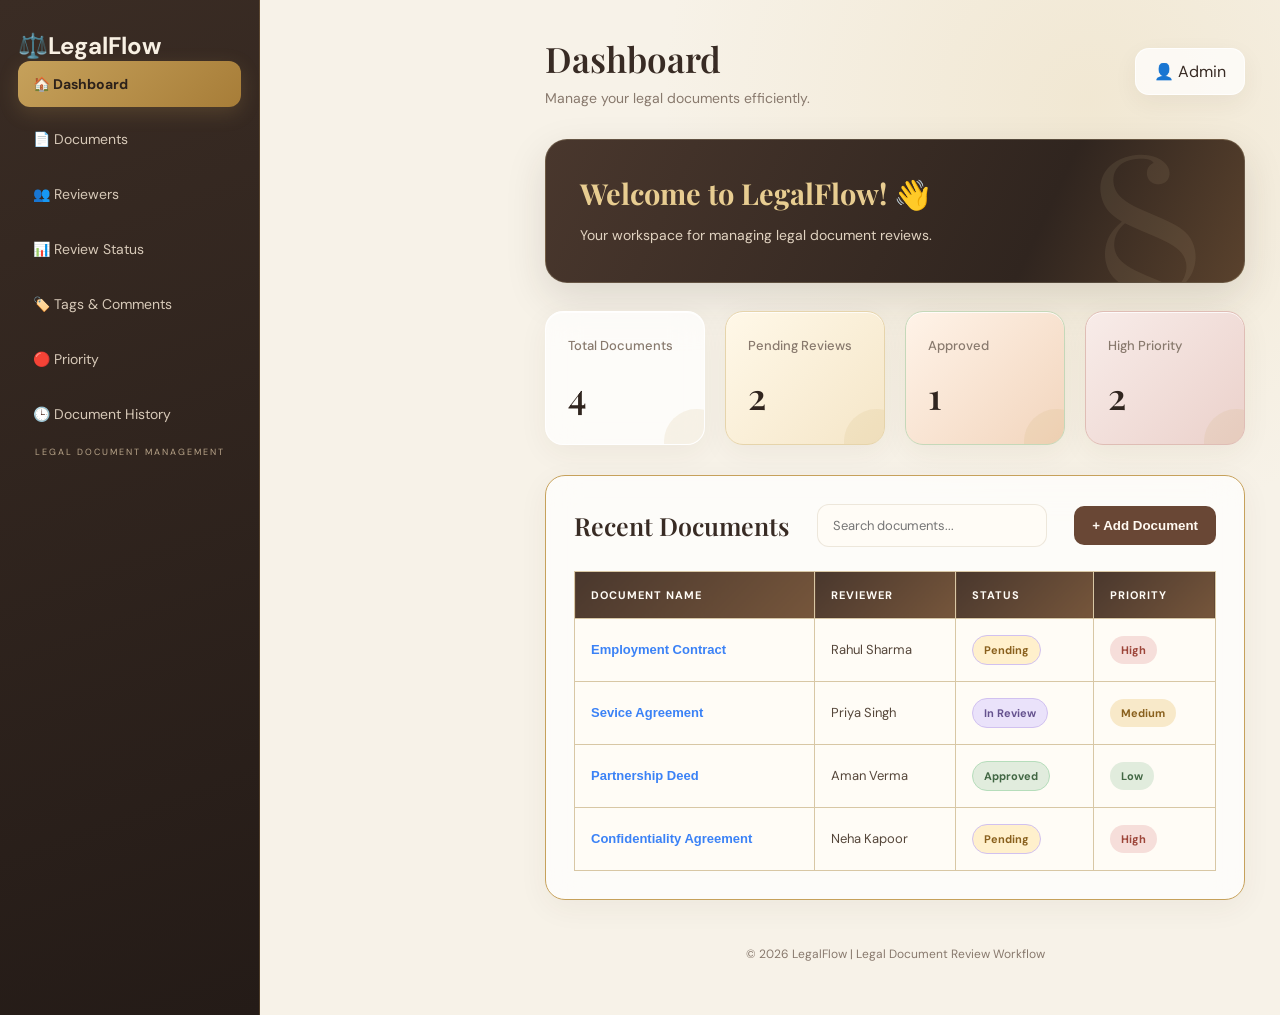
<file: index.html>
<!DOCTYPE html>
<html lang="en">
<head>
    <meta charset="UTF-8">
    <meta name="viewport" content="width=device-width, initial-scale=1.0">
    <title>LegalFlow | Document Review Workflow</title>
    <link rel="stylesheet" href="style.css">
</head>
<body>

    <div class="container">

        <!-- Sidebar -->
        <aside class="sidebar">
            <h1>⚖️LegalFlow</h1>

            <nav>
                <a href="#" class="active">🏠 Dashboard</a>
                <a href="documents.html">📄 Documents</a>
                <a href="reviewers.html">👥 Reviewers</a>
                <a href="status.html">📊 Review Status</a>
                <a href="tags.html">🏷️ Tags & Comments</a>
                <a href="priority.html">🔴 Priority</a>
                <a href="history.html">🕒 Document History</a>
            </nav>
        </aside>

        <!-- Main Content -->
        <main class="main-content">

            <header class="topbar">
                <div>
                    <h1>Dashboard</h1>
                    <p>Manage your legal documents efficiently.</p>
                </div>

                <div class="profile">
                    👤 Admin
                </div>
            </header>

            <!-- Welcome Section -->
            <section class="welcome">
                <h2>Welcome to LegalFlow! 👋</h2>
                <p>Your workspace for managing legal document reviews.</p>
            </section>

            <!-- Statistics Cards -->
            <section class="stats">

                <div class="card">
                    <h3>Total Documents</h3>
                    <p class="number" id="totalDocuments">24</p>
                </div>

                <div class="card">
                    <h3>Pending Reviews</h3>

                    <p class="number" id="pendingReviews">08</p>
                </div>

                <div class="card">     
                    <h3>Approved</h3>
                    <p class="number" id="approved">12</p>
                </div>

                <div class="card">
                    <h3>High Priority</h3>
                    <p class="number" id="highPriority">04</p>
                </div>

            </section>

            <!-- Documents Section -->
            <section class="documents" id="documents">

                <div class="section-heading">
                    <h2>Recent Documents</h2>
                    <input 
                    type="text" 
                    id="documentSearch"
                    placeholder="Search documents...">
                    <button id="addDocumentBtn"
                    type="button">
                + Add Document 
            </button>
                </div>

                <div class="table-container">
                    <table>
                        <thead>
                            <tr>
                                <th>Document Name</th>
                                <th>Reviewer</th>
                                <th>Status</th>
                                <th>Priority</th>
                            </tr>
                        </thead>

                        <tbody>
                            <tr>
                                <td><button type = "button" class="document-link" data-document = "Employment Contract"> Employment Contract</button> </td>
                                <td>Rahul Sharma</td>
                                <td><span class="status pending">Pending</span></td>
                                <td><span class="priority high">High</span></td>
                            </tr>

                            <tr>
                                <td><button type =" button" class="document-link" data-document ="Service Agreement">Sevice Agreement</button></td>
                                <td>Priya Singh</td>
                                <td><span class="status reviewing">In Review</span></td>
                                <td><span class="priority medium">Medium</span></td>
                            </tr>

                            <tr>
                                <td><button type =" button" class="document-link" data-document ="Partnership Deed">Partnership Deed</button></td>
                                <td>Aman Verma</td>
                                <td><span class="status approved">Approved</span></td>
                                <td><span class="priority low">Low</span></td>
                            </tr>

                            <tr>
                                <td><button type="button" class ="document-link" data-document ="Confidentiality Agreement">Confidentiality Agreement</button></td>
                                <td>Neha Kapoor</td>
                                <td><span class="status pending">Pending</span></td>
                                <td><span class="priority high">High</span></td>
                            </tr>
                        </tbody>
                    </table>
                </div>

            </section>

            <footer>
                <p>© 2026 LegalFlow | Legal Document Review Workflow</p>
            </footer>

        </main>

    </div>
<div class="document-form-container" hidden>

    <form id="documentForm" class="document-form">

        <h3>Add New Document</h3>

        <input
            type="text"
            id="documentName"
            placeholder="Document Name"
            required
        >

        <input
            type="text"
            id="reviewerName"
            placeholder="Reviewer Name"
            required
        >

        <select id="documentStatus">
            <option value="pending">Pending</option>
            <option value="reviewing">In Review</option>
            <option value="approved">Approved</option>
        </select>

        <select id="documentPriority">
            <option value="high">High</option>
            <option value="medium">Medium</option>
            <option value="low">Low</option>
        </select>

        <button type="submit">Save Document</button>

        <button type="button" id="cancelDocumentBtn">
            Cancel
        </button>

    </form>

</div>





<div class="document-modal" id="documentModal" hidden>
    <button class ="close-modal" id ="closeModal">&times;</button>
    <h2 id="modalTitle">Document Details</h2>
    <div class="detail-item">
        <strong>Reviewer:</strong>
        <span id="modalReviewer">Not assigned</span>
    </div>
<div class="detail-item">
    <strong>Status:</strong>
    <span id="modalStatus">Pending</span>
</div>

    <div class="detail-item">
        <strong>Priority:</strong>
        <span id="modalPriority">Medium</span>
    </div>

</div>


<script src="script.js"></script>
</body>
</html>
</file>
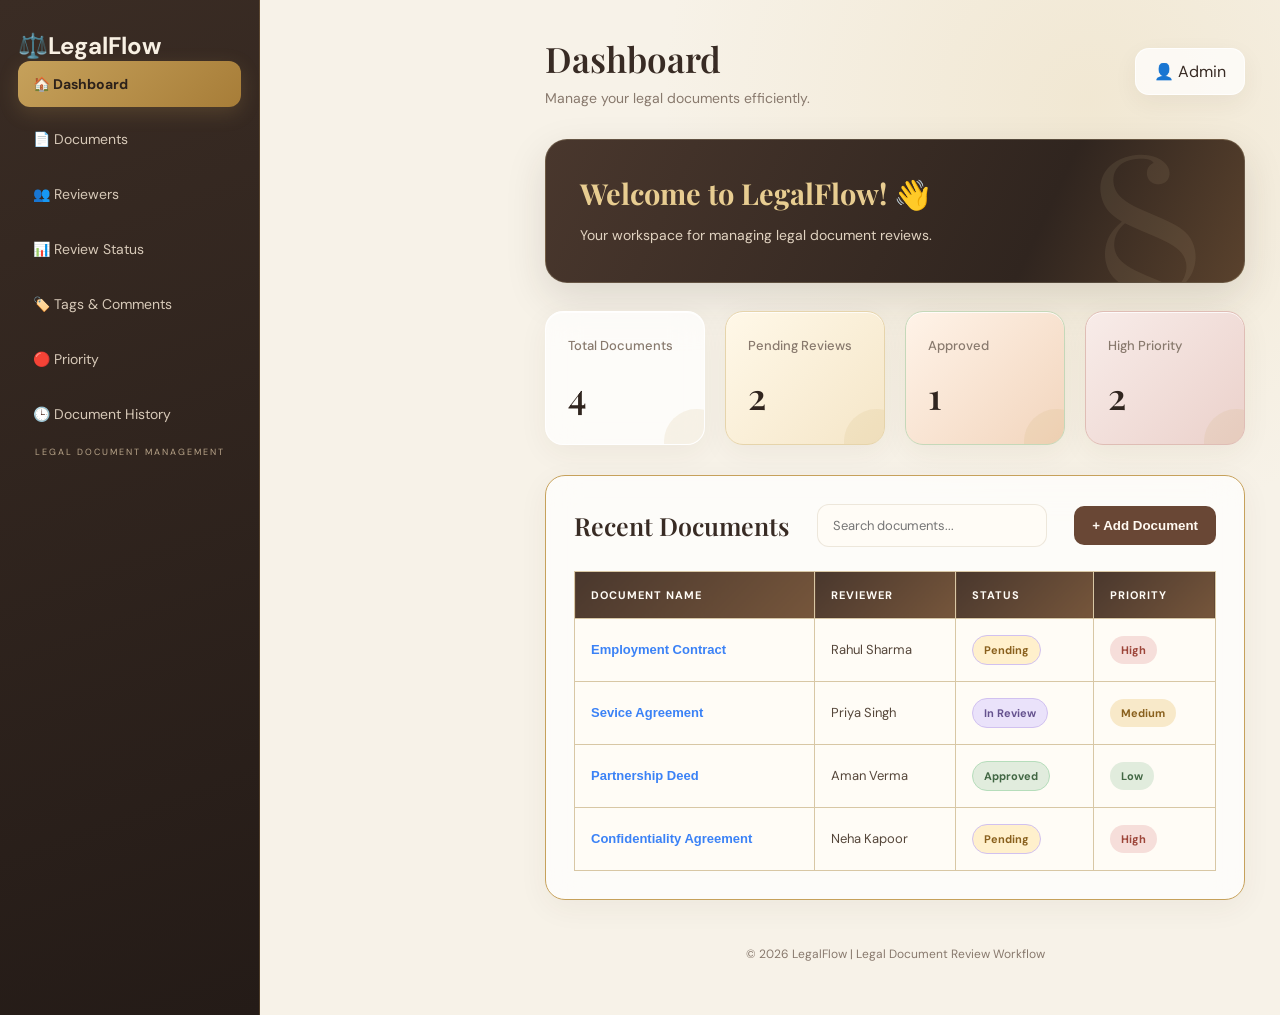
<file: Project code/Project Html/index.html>
<!DOCTYPE html>
<html lang="en">
<head>
    <meta charset="UTF-8">
    <meta name="viewport" content="width=device-width, initial-scale=1.0">
    <title>LegalFlow | Document Review Workflow</title>
    <link rel="stylesheet" href="style.css">
</head>
<body>

    <div class="container">

        <!-- Sidebar -->
        <aside class="sidebar">
            <h1>⚖️LegalFlow</h1>

            <nav>
                <a href="#" class="active">🏠 Dashboard</a>
                <a href="#documents">📄 Documents</a>
                <a href="#reviewers">👥 Reviewers</a>
                <a href="#status">📊 Review Status</a>
                <a href="#tags">🏷️ Tags & Comments</a>
                <a href="#priority">🔴 Priority</a>
                <a href="#history">🕒 Document History</a>
            </nav>
        </aside>

        <!-- Main Content -->
        <main class="main-content">

            <header class="topbar">
                <div>
                    <h1>Dashboard</h1>
                    <p>Manage your legal documents efficiently.</p>
                </div>

                <div class="profile">
                    👤 Admin
                </div>
            </header>

            <!-- Welcome Section -->
            <section class="welcome">
                <h2>Welcome to LegalFlow! 👋</h2>
                <p>Your workspace for managing legal document reviews.</p>
            </section>

            <!-- Statistics Cards -->
            <section class="stats">

                <div class="card">
                    <h3>Total Documents</h3>
                    <p class="number" id="totalDocuments">24</p>
                </div>

                <div class="card">
                    <h3>Pending Reviews</h3>

                    <p class="number" id="pendingReviews">08</p>
                </div>

                <div class="card">     
                    <h3>Approved</h3>
                    <p class="number" id="approved">12</p>
                </div>

                <div class="card">
                    <h3>High Priority</h3>
                    <p class="number" id="highPriority">04</p>
                </div>

            </section>

            <!-- Documents Section -->
            <section class="documents" id="documents">

                <div class="section-heading">
                    <h2>Recent Documents</h2>
                    <input 
                    type="text" 
                    id="documentSearch"
                    placeholder="Search documents...">
                    <button id="addDocumentBtn"
                    type="button">
                + Add Document 
            </button>
                </div>

                <div class="table-container">
                    <table>
                        <thead>
                            <tr>
                                <th>Document Name</th>
                                <th>Reviewer</th>
                                <th>Status</th>
                                <th>Priority</th>
                            </tr>
                        </thead>

                        <tbody>
                            <tr>
                                <td><button type = "button" class="document-link" data-document = "Employment Contract"> Employment Contract</button> </td>
                                <td>Rahul Sharma</td>
                                <td><span class="status pending">Pending</span></td>
                                <td><span class="priority high">High</span></td>
                            </tr>

                            <tr>
                                <td><button type =" button" class="document-link" data-document ="Service Agreement">Sevice Agreement</button></td>
                                <td>Priya Singh</td>
                                <td><span class="status reviewing">In Review</span></td>
                                <td><span class="priority medium">Medium</span></td>
                            </tr>

                            <tr>
                                <td><button type =" button" class="document-link" data-document ="Partnership Deed">Partnership Deed</button></td>
                                <td>Aman Verma</td>
                                <td><span class="status approved">Approved</span></td>
                                <td><span class="priority low">Low</span></td>
                            </tr>

                            <tr>
                                <td><button type="button" class ="document-link" data-document ="Confidentiality Agreement">Confidentiality Agreement</button></td>
                                <td>Neha Kapoor</td>
                                <td><span class="status pending">Pending</span></td>
                                <td><span class="priority high">High</span></td>
                            </tr>
                        </tbody>
                    </table>
                </div>

            </section>

            <footer>
                <p>© 2026 LegalFlow | Legal Document Review Workflow</p>
            </footer>

        </main>

    </div>
<div class="document-form-container" hidden>

    <form id="documentForm" class="document-form">

        <h3>Add New Document</h3>

        <input
            type="text"
            id="documentName"
            placeholder="Document Name"
            required
        >

        <input
            type="text"
            id="reviewerName"
            placeholder="Reviewer Name"
            required
        >

        <select id="documentStatus">
            <option value="pending">Pending</option>
            <option value="reviewing">In Review</option>
            <option value="approved">Approved</option>
        </select>

        <select id="documentPriority">
            <option value="high">High</option>
            <option value="medium">Medium</option>
            <option value="low">Low</option>
        </select>

        <button type="submit">Save Document</button>

        <button type="button" id="cancelDocumentBtn">
            Cancel
        </button>

    </form>

</div>





<div class="document-modal" id="documentModal" hidden>
    <button class ="close-modal" id ="closeModal">&times;</button>
    <h2 id="modalTitle">Document Details</h2>
    <div class="detail-item">
        <strong>Reviewer:</strong>
        <span id="modalReviewer">Not assigned</span>
    </div>
<div class="detail-item">
    <strong>Status:</strong>
    <span id="modalStatus">Pending</span>
</div>

    <div class="detail-item">
        <strong>Priority:</strong>
        <span id="modalPriority">Medium</span>
    </div>

</div>


<script src="script.js"></script>
</body>
</html>
</file>
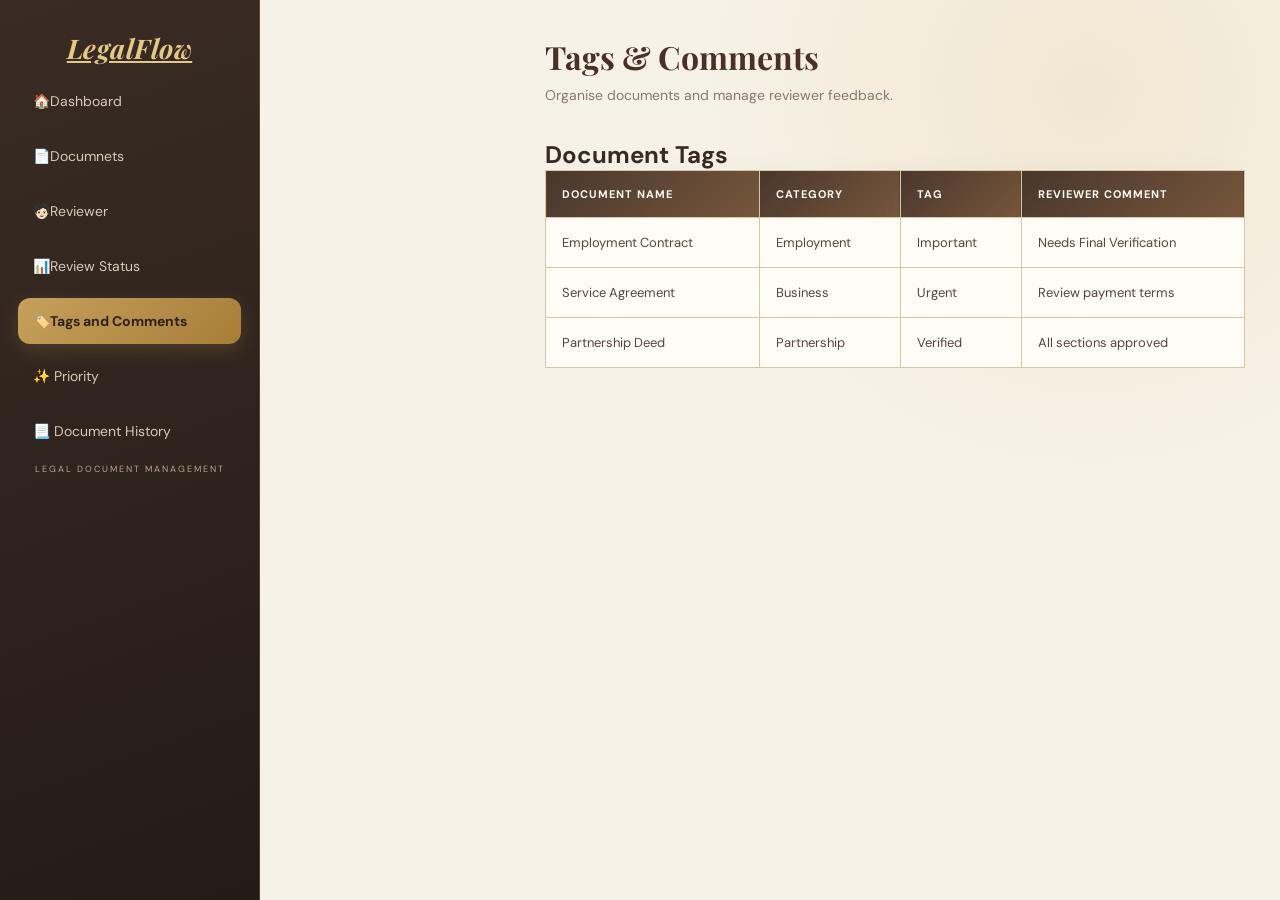
<file: comments.html>
<!DOCTYPE html>
<html lang="en">
<head>
    <meta charset="UTF-8">
    <meta name="viewport" content="width=device-width, initial-scale=1.0">
    <title>LegalFlow | Tags & Comments</title>
    <link rel="stylesheet" href="style.css">
</head>
<body>
    <div class="container">
        <aside class="sidebar">
            <h2 class="logo"><i><b><u>LegalFlow</u></b></i></h2>
            <nav>
                <ul>
                    <li><a href="index.html">🏠Dashboard</a></li>
                    <li><a href="documents.html">📄Documnets</a></li>
                    <li><a href="reviewers.html">🧑🏻Reviewer</a></li>
                    <li><a href="status.html">📊Review Status</a></li>
                    <li><a href="comments.html" class="active">🏷️Tags and Comments</a></li>
                    <li><a href="index.html#priority">✨ Priority</a></li>
                    <li><a href="index.html#history">📃 Document History</a></li>
                </ul>
            </nav>
        </aside>
        <main class="main-content">
            <div class="page-header">
                <div>
                    <h1>Tags & Comments</h1>
                    <p>Organise documents and manage reviewer feedback.</p>
                </div>
            </div>
            <section class="table-container">
                <h2>Document Tags</h2>
                <table class="documents">
                    <thead>
                        <tr>
                            <th>Document Name</th>
                            <th>Category</th>
                            <th>Tag</th>
                            <th>Reviewer Comment</th>
                        </tr>
                        <tbody>
                            <tr>
                                <td>Employment Contract</td>
                                <td>Employment</td>
                                <td>Important</td>
                                <td>Needs Final Verification</td>
                            </tr>
                            <tr>
                                <td>Service Agreement</td>
                                <td>Business</td>
                                <td>Urgent</td>
                                <td>Review payment terms</td>
                            </tr>
                            <tr>
                                <td>Partnership Deed</td>
                                <td>Partnership</td>
                                <td>Verified</td>
                                <td>All sections approved</td>
                            </tr>
                        </tbody>
                    </thead>
                </table>
                <thead>

                </thead>
            </section>
        </main>
    </div>
    
</body>
</html>
</file>
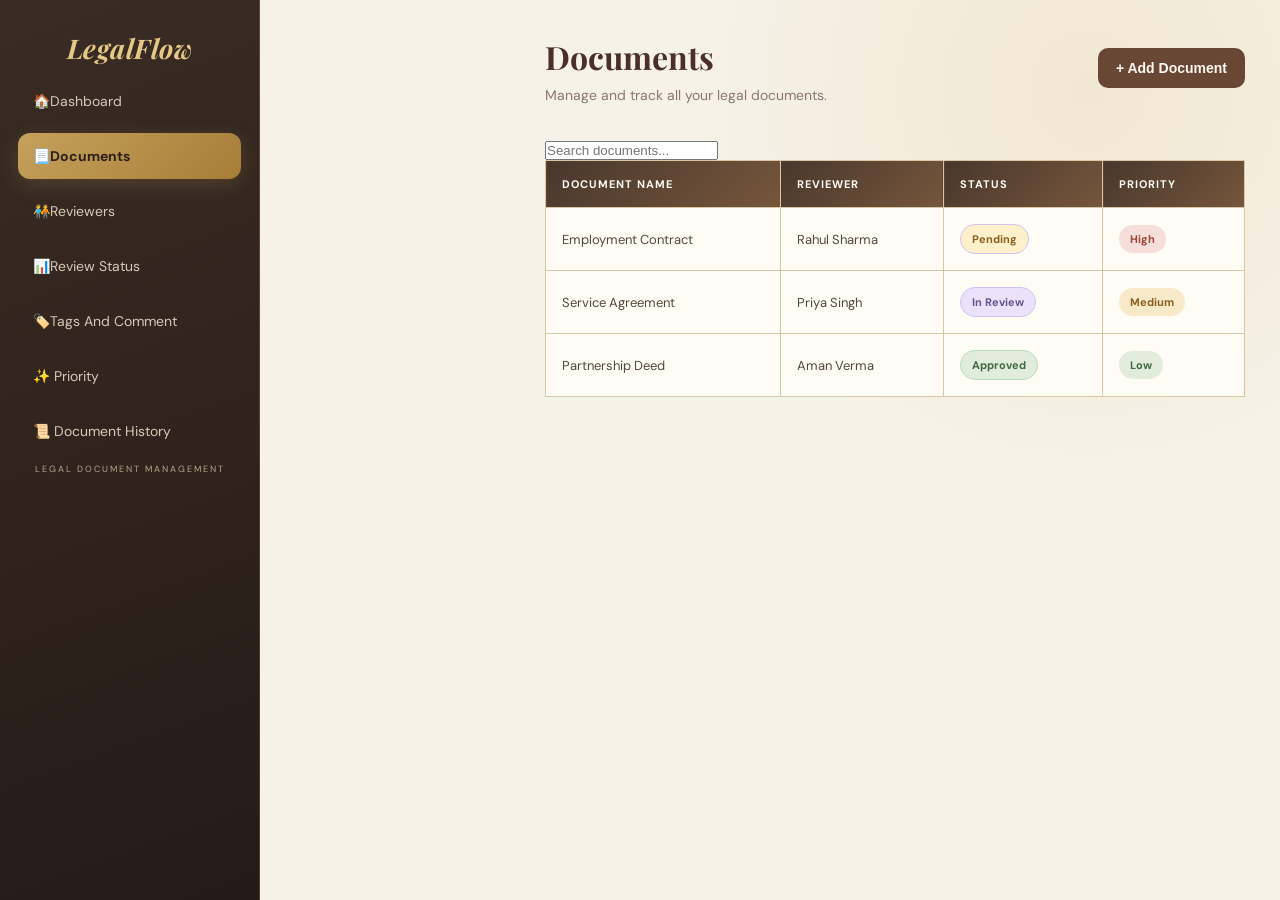
<file: documents.html>
<!DOCTYPE html>
<html lang="en">
<head>
    <meta charset="UTF-8">
    <meta name="viewport" content="width=device-width, initial-scale=1.0">
    <title> Legal Flow | Documents </title>
     <link rel="stylesheet" href="style.css">
</head>
<body>
    <div class="container">
<aside class="sidebar">
    <h2 class ="logo"><i><b>LegalFlow</b></i></h2>
    <nav>
        <ul>
            <li><a href="index.html">🏠Dashboard</a></li>
            <li><a href="documents.html" class= "active">📃Documents</a></li>
            <li><a href="reviewers.html">🧑‍🤝‍🧑Reviewers</a></li>
            <li><a href="status.html">📊Review Status</a></li>
            <li><a href="comments.html">🏷️Tags And Comment</a></li>
            <li><a href="priority.html">✨ Priority</a></li>
            <li><a href="history.html">📜 Document History</a></li>

        </ul>
    </nav>
</aside>

<main class="main-content">

    <div class="page-header">
        <div>
            <h1>Documents</h1>
            <p>Manage and track all your legal documents.</p>
        </div>

        <button id="addDocumentBtn" class="add-btn">
            + Add Document
        </button>
    </div>
    

    <!-- Search -->
    <div class="search-container">
        <input
            type="text"
            id="documentSearch"
            placeholder="Search documents..."
        >
    </div>

    <!-- Documents Table -->
    <section class="table-container">

        <table class="documents">
            <thead>
                <tr>
                    <th>Document Name</th>
                    <th>Reviewer</th>
                    <th>Status</th>
                    <th>Priority</th>
                </tr>
            </thead>

            <tbody>
                <tr>
                    <td>Employment Contract</td>
                    <td>Rahul Sharma</td>
                    <td><span class="status pending">Pending</span></td>
                    <td><span class="priority high">High</span></td>
                </tr>

                <tr>
                    <td>Service Agreement</td>
                    <td>Priya Singh</td>
                    <td><span class="status reviewing">In Review</span></td>
                    <td><span class="priority medium">Medium</span></td>
                </tr>

                <tr>
                    <td>Partnership Deed</td>
                    <td>Aman Verma</td>
                    <td><span class="status approved">Approved</span></td>
                    <td><span class="priority low">Low</span></td>
                </tr>
            </tbody>
        </table>

    </section>

</main>

    </div>
    <script src="script.js"></script>
</body>
</html>
</file>
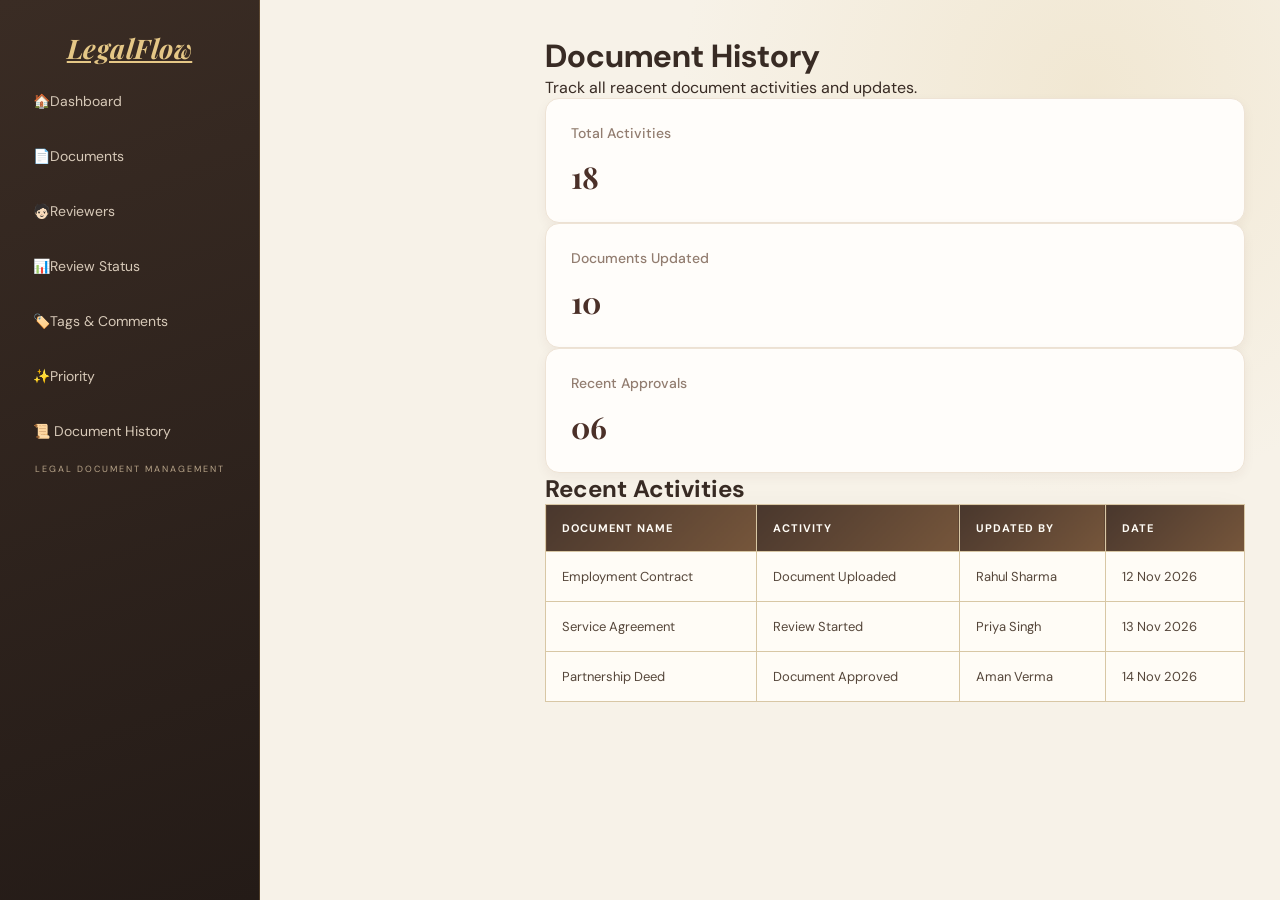
<file: history.html>
<!DOCTYPE html>
<html lang="en">
<head>
    <meta charset="UTF-8">
    <meta name="viewport" content="width=device-width, initial-scale=1.0">
    <title>Legal Workflow | Documents History</title>
    <link rel="stylesheet" href="style.css">
</head>
<body>
    <div class="container">
        <aside class="sidebar">
            <h2 class="logo"><i><b><u>LegalFlow</u></b></i></h2>
            <nav>
                <ul>
                    <li><a href="index.html">🏠Dashboard</a></li>
                    <li><a href="documents.html">📄Documents</a></li>
                    <li><a href="reviewers.html">🧑🏻Reviewers</a></li>
                    <li><a href="status.html">📊Review Status</a></li>
                    <li><a href="comments.html">🏷️Tags & Comments</a></li>
                    <li><a href="priority.html">✨Priority</a></li>
                    <li><a href="history.html">📜 Document History</a></li>

                </ul>
            </nav>
        </aside>
        <main class="main-content">
            <div class="page header">
                <div>
                    <h1>Document History</h1>
                    <p> Track all reacent document activities and updates.</p>

                </div>
            </div>
            <!--History Statistics-->
             <div class="stat-card">
            <h3>Total Activities</h3>
            <h2>18</h2>
        </div>

        <div class="stat-card">
            <h3>Documents Updated</h3>
            <h2>10</h2>
        </div>

        <div class="stat-card">
            <h3>Recent Approvals</h3>
            <h2>06</h2>
        </div>

    </section>

    <!-- History Table -->

    <section class="table-container">

        <h2>Recent Activities</h2>

        <table class="documents">

            <thead>
                <tr>
                    <th>Document Name</th>
                    <th>Activity</th>
                    <th>Updated By</th>
                    <th>Date</th>
                </tr>
            </thead>

            <tbody>

                <tr>
                    <td>Employment Contract</td>
                    <td>Document Uploaded</td>
                    <td>Rahul Sharma</td>
                    <td>12 Nov 2026</td>
                </tr>

                <tr>
                    <td>Service Agreement</td>
                    <td>Review Started</td>
                    <td>Priya Singh</td>
                    <td>13 Nov 2026</td>
                </tr>

                <tr>
                    <td>Partnership Deed</td>
                    <td>Document Approved</td>
                    <td>Aman Verma</td>
                    <td>14 Nov 2026</td>
                </tr>

            </tbody>

        </table>

        </main>
    </div>
</body>
</html>
</file>
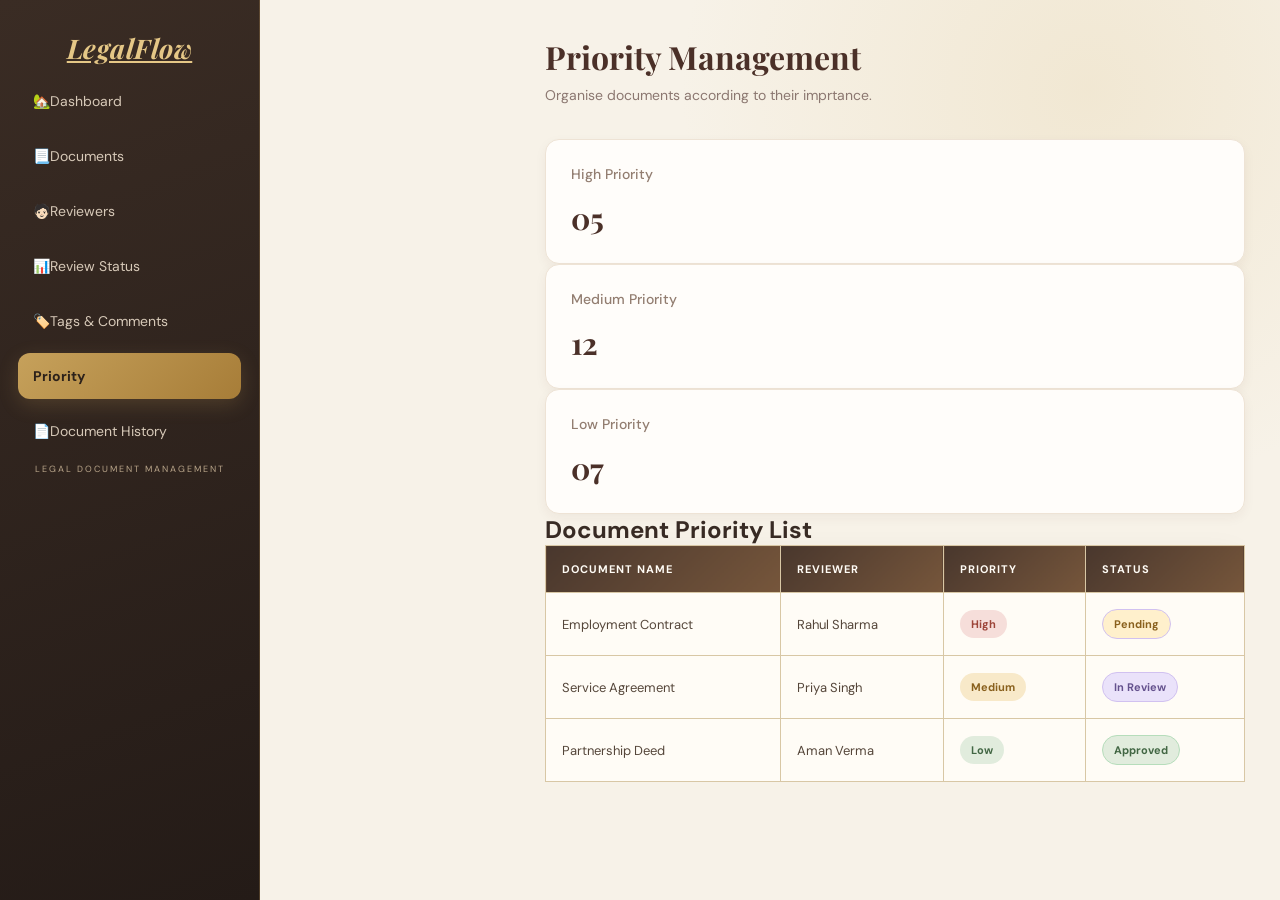
<file: priority.html>
<!DOCTYPE html>
<html lang="en">
<head>
    <meta charset="UTF-8">
    <meta name="viewport" content="width=device-width, initial-scale=1.0">
    <title>LegalFlow | Priority</title>
    <link rel="stylesheet" href="style.css">
</head>
<body>
    <div class="container">
        <aside class="sidebar">
            <h2 class="logo"><i><b><U>LegalFlow</U></b></i></h2>
            <nav>
                <ul>
                    <li><a href="index.html">🏡Dashboard</a></li>
                    <li><a href="documents.html">📃Documents</a></li>
                    <li><a href="reviewers.html">🧑🏻Reviewers</a></li>
                    <li><a href="status.html">📊Review Status</a></li>
                    <li><a href="comments.html">🏷️Tags & Comments</a></li>
                    <li><a href="priority.html" class="active">Priority</a></li>
                    <li><a href="index.html#history">📄Document History</a></li>
                </ul>
            </nav>
        </aside>
        <main class="main-content">
            <div class="page-header">
                <div>
                    <h1>Priority Management</h1>
                    <p>Organise documents according to their imprtance.</p>
                </div>
            </div>
            <!--Priority Statistics-->
            <section class="stat-container">
                <div class="stat-card">
                    <h3>High Priority</h3>
                    <h2>05</h2>
                </div>
                <div>
                    <div class="stat-card">
                        <h3>Medium Priority</h3>
                        <h2>12</h2>
                    </div>
                    <div>
                        <div class="stat-card">
                            <h3>Low Priority</h3>
                            <h2>07</h2>
                        </div>
                    </div>
                </div>

            </section>
            <!-- Priority Table -->

    <section class="table-container">

        <h2>Document Priority List</h2>

        <table class="documents">

            <thead>
                <tr>
                    <th>Document Name</th>
                    <th>Reviewer</th>
                    <th>Priority</th>
                    <th>Status</th>
                </tr>
            </thead>

            <tbody>

                <tr>
                    <td>Employment Contract</td>
                    <td>Rahul Sharma</td>
                    <td><span class="priority high">High</span></td>
                    <td><span class="status pending">Pending</span></td>
                </tr>

                <tr>
                    <td>Service Agreement</td>
                    <td>Priya Singh</td>
                    <td><span class="priority medium">Medium</span></td>
                    <td><span class="status reviewing">In Review</span></td>
                </tr>

                <tr>
                    <td>Partnership Deed</td>
                    <td>Aman Verma</td>
                    <td><span class="priority low">Low</span></td>
                    <td><span class="status approved">Approved</span></td>
                </tr>

            </tbody>

        </table>

    </section>
        </main>
    </div>
</body>
</html>
</file>
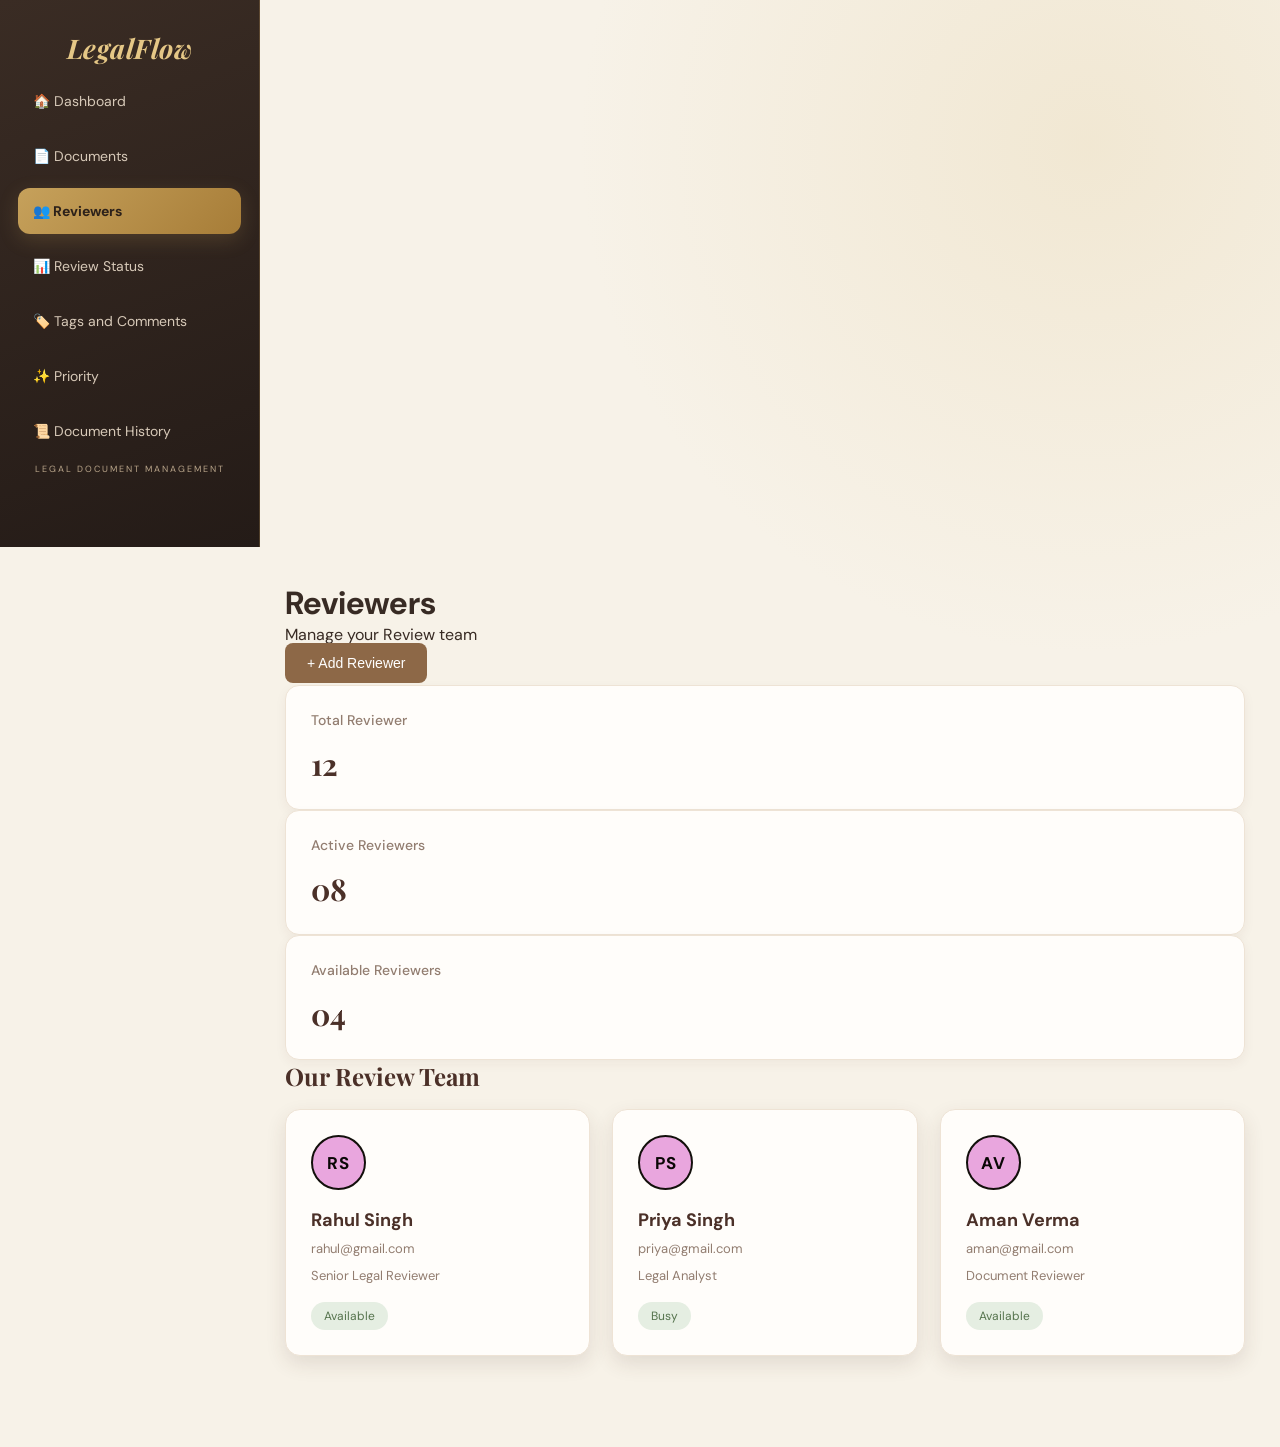
<file: reviewers.html>
<!DOCTYPE html>
<html lang="en">
<head>
    <meta charset="UTF-8">
    <meta name="viewport" content="width=device-width, initial-scale=1.0">
    <title>Reviewers</title>
    <link rel="stylesheet" href="style.css">
</head>
<body>
    <aside class="sidebar">
    <h2 class ="logo"><i><b>LegalFlow</b></i></h2>
    <nav>
        <ul>
           <li><a href="index.html">🏠 Dashboard</a></li>

<li><a href="documents.html">📄 Documents</a></li>

<li><a href="reviewers.html" class="active">👥 Reviewers</a></li>

<li><a href="index.html#status">📊 Review Status</a></li>

<li><a href="index.html#comments">🏷️ Tags and Comments</a></li>

<li><a href="index.html#priority">✨ Priority</a></li>

<li><a href="index.html#history">📜 Document History</a></li>

        </ul>
    </nav>
</aside>
<main class="main-content">
    <header class="pageheader">
        <div>
            <h1>Reviewers</h1>
            <p> Manage your Review team</p>

        </div>
       <button class="add-btn" id="addReviewerBtn" type="button">
    + Add Reviewer
</button>

<div class="reviewer-form-container" id="reviewerFormContainer" hidden>
    <form id="reviewerForm">

        <h3>Add New Reviewer</h3>

        <input type="text" id="reviewerName"
            placeholder="Reviewer Name" required>

        <input type="email" id="reviewerEmail"
            placeholder="Email Address" required>

        <input type="text" id="reviewerRole"
            placeholder="Reviewer Role" required>

        <select id="reviewerAvailability">
            <option value="Available">Available</option>
            <option value="Busy">Busy</option>
        </select>

        <button type="submit">Save Reviewer</button>

        <button type="button" id="cancelReviewer">Cancel</button>

    </form>
</div>
</div>
    </header>
    <section class="stat-container">
        <div class="stat-card">
            <h3>Total Reviewer</h3>
            <h2>12</h2>
        </div>
        <div class="stat-card">
            <h3>Active Reviewers</h3>
            <h2>08</h2>
        </div>
        <div class="stat-card">
            <h3>Available Reviewers</h3>
            <h2>04</h2>
        </div>
    </section>
    <section class="reviewer-section">
        <h2>Our Review Team</h2>
        <div class="reviewer-container">
            <div class="reviewer-card">
                <div class="reviewer-avatar">
                    RS
                    </div>
                    <h3>Rahul Singh</h3>
                <p>rahul@gmail.com</p>
                <p>Senior Legal Reviewer</p>
                <span>Available</span>
            </div>
            <div class="reviewer-card">
                <div class="reviewer-avatar">
                    PS
                </div>
                <h3>Priya Singh</h3>
                <p>priya@gmail.com</p>
                <p>Legal Analyst</p>
                <span>Busy</span>
            </div>
            <div class="reviewer-card">
                <div class="reviewer-avatar">
                    AV
                </div>
                <h3>Aman Verma</h3>
                <p>aman@gmail.com</p>
                <p>Document Reviewer</p>
                <span>Available</span>
            </div>

        </div>
    </section>
</main>
<script src="script.js"></script>
</body>
</html>
</file>
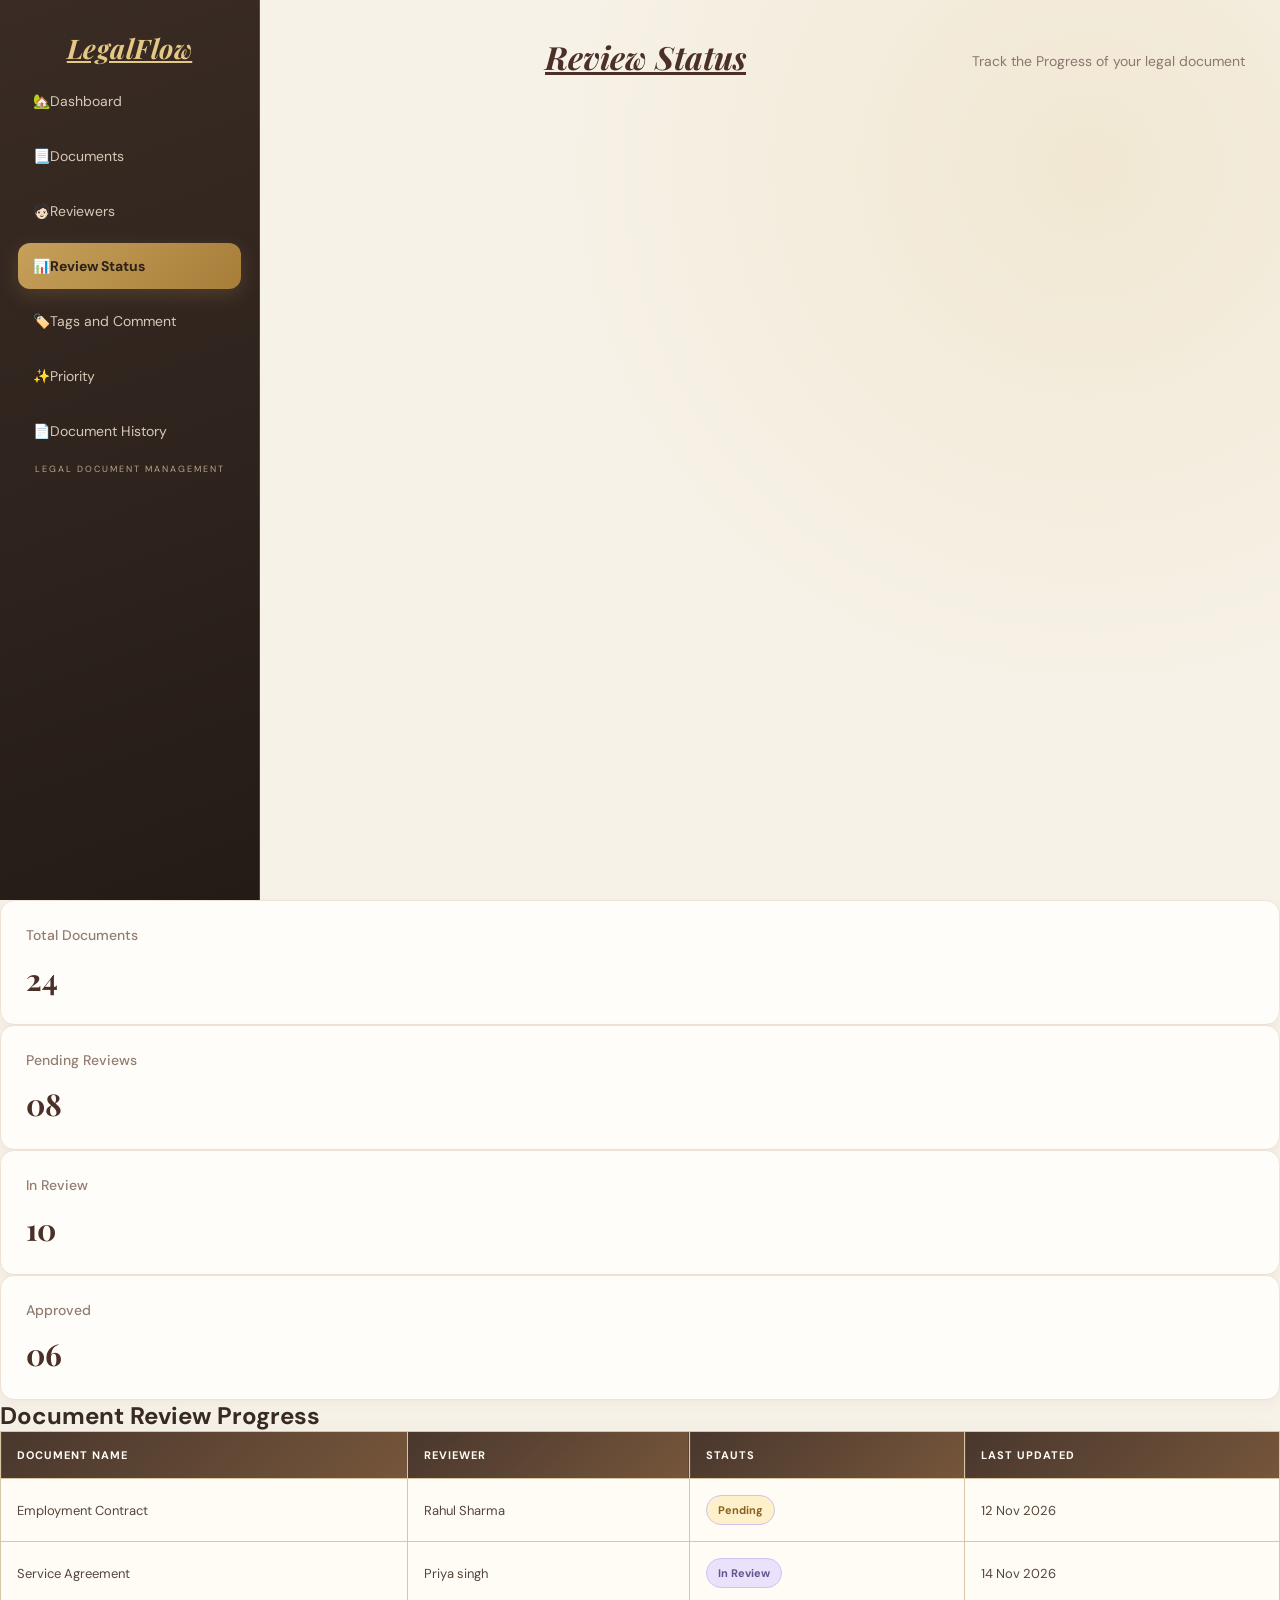
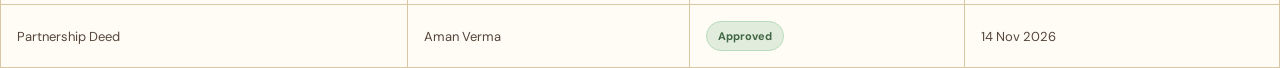
<file: status.html>
<!DOCTYPE html>
<html lang="en">
<head>
    <meta charset="UTF-8">
    <meta name="viewport" content="width=device-width, initial-scale=1.0">
    <title> LegalFlow | Review Status</title>
    <link rel="stylesheet" href="style.css">
</head>
<body>
    <div class="container">
        <aside class="sidebar">
            <h2 class="logo"><i><B><u>LegalFlow</u></B></i></h2>
            <nav>
                <ul>
                    <li><a href="index.html">🏡Dashboard</a></li>
                    <li><a href="documents.html">📃Documents</a></li>
                    <li><a href="reviewers.html">🧑🏻Reviewers</a></li>
                    <li><a href="status.html" class="active">📊Review Status</a></li>
                    <li><a href="index.html#comments">🏷️Tags and Comment</a></li>
                    <li><a href="index.html#priority">✨Priority</a></li>
                    <li><a href="index.html#history">📄Document History</a></li>
                </ul>
            </nav>
        </aside>
        <main class="main-content">
            <div class="page-header">
                <h1><u><i>Review Status</i></u></h1>
                <p>Track the Progress of your legal document</p>
            </div>
        </main>
    </div>
    <!-- Status card -->
     <section class="stat-container">
<div class="stat-card">
    <h3>Total Documents</h3>
    <h2>24</h2>
</div>
<div class="stat-card">
    <h3>Pending Reviews</h3>
    <h2>08</h2>
</div>
<div class="stat-card">
    <h3>In Review</h3>
    <h2>10</h2>
</div>
<div class="stat-card">
    <h3>Approved</h3>
    <h2>06</h2>
</div>
     </section>
     <!--Satus Table-->
     <section class="table-container">
        <h2>Document Review Progress</h2>
        <table class="documents">
            <thead>
                <tr>
                    <th>Document Name</th>
                    <th>Reviewer</th>
                    <th>Stauts</th>
                    <th>Last Updated</th>
                </tr>
            </thead>
            <tbody>
                <tr>
                    <td>Employment Contract</td>
                    <td>Rahul Sharma</td>
                    <td><span class="status pending">Pending</span></td>
                    <td>12 Nov 2026</td>
                </tr>
                <tr>
                    <td>Service Agreement</td>
                    <td>Priya singh</td>
                    <td><span class="status reviewing">In Review</span></td>
                    <td>14 Nov 2026</td>
                
                </tr>
                <tr>
                    <td>Partnership Deed</td>
                    <td>Aman Verma</td>
                    <td><span class="status approved">Approved</span></td>
                    <td>14 Nov 2026</td>
                </tr>
            </tbody>
        </table>
     </section>
     
    </body>
</html>
</file>
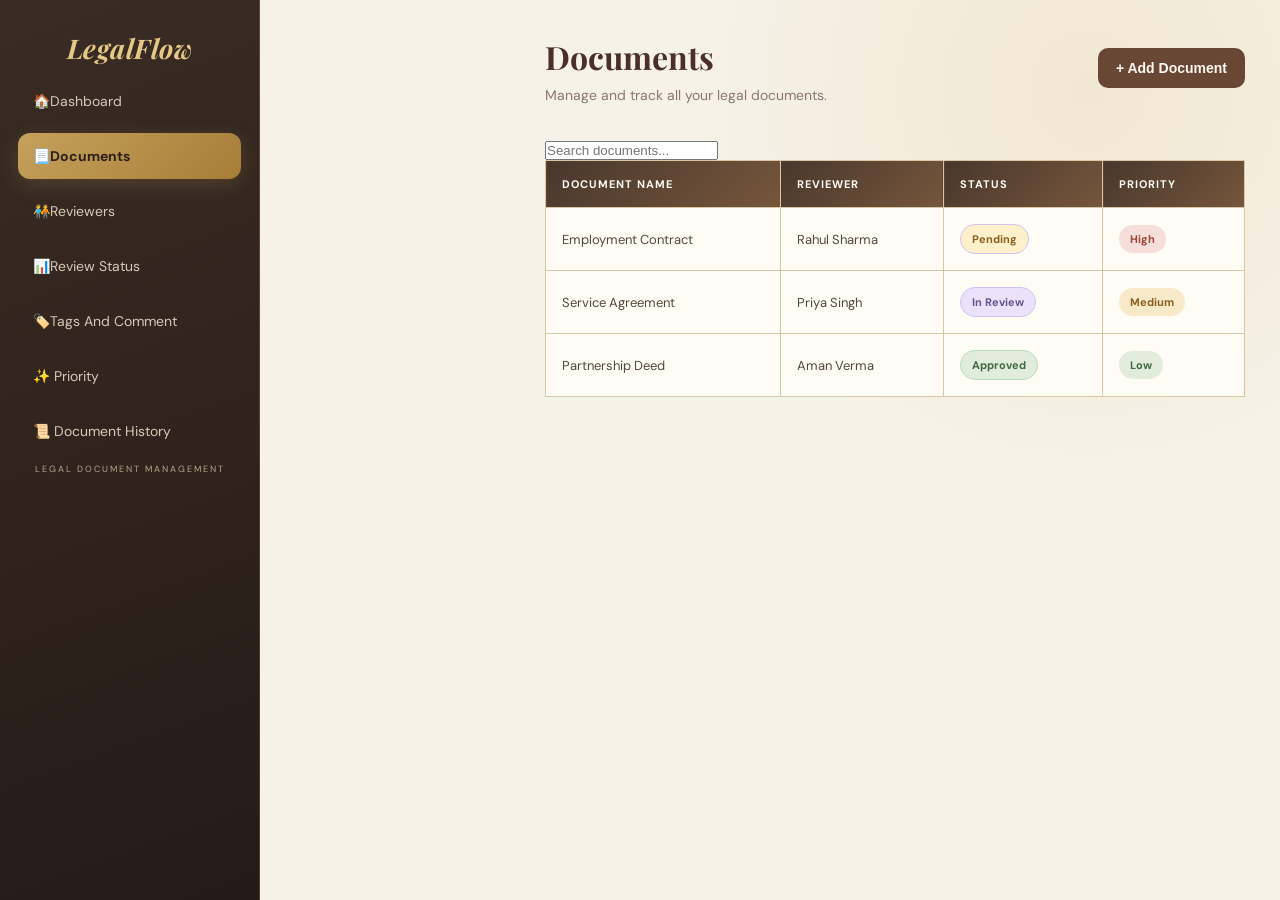
<file: Project code/Project Html/documents.html>
<!DOCTYPE html>
<html lang="en">
<head>
    <meta charset="UTF-8">
    <meta name="viewport" content="width=device-width, initial-scale=1.0">
    <title> Legal Flow | Documents </title>
     <link rel="stylesheet" href="style.css">
</head>
<body>
    <div class="container">
<aside class="sidebar">
    <h2 class ="logo"><i><b>LegalFlow</b></i></h2>
    <nav>
        <ul>
            <li><a href="index.html">🏠Dashboard</a></li>
            <li><a href="documents.html" class= "active">📃Documents</a></li>
            <li><a href="reviewers.html">🧑‍🤝‍🧑Reviewers</a></li>
            <li><a href="status.html">📊Review Status</a></li>
            <li><a href="comments.html">🏷️Tags And Comment</a></li>
            <li><a href="priority.html">✨ Priority</a></li>
            <li><a href="#">📜 Document History</a></li>

        </ul>
    </nav>
</aside>

<main class="main-content">

    <div class="page-header">
        <div>
            <h1>Documents</h1>
            <p>Manage and track all your legal documents.</p>
        </div>

        <button id="addDocumentBtn" class="add-btn">
            + Add Document
        </button>
    </div>
    

    <!-- Search -->
    <div class="search-container">
        <input
            type="text"
            id="documentSearch"
            placeholder="Search documents..."
        >
    </div>

    <!-- Documents Table -->
    <section class="table-container">

        <table class="documents">
            <thead>
                <tr>
                    <th>Document Name</th>
                    <th>Reviewer</th>
                    <th>Status</th>
                    <th>Priority</th>
                </tr>
            </thead>

            <tbody>
                <tr>
                    <td>Employment Contract</td>
                    <td>Rahul Sharma</td>
                    <td><span class="status pending">Pending</span></td>
                    <td><span class="priority high">High</span></td>
                </tr>

                <tr>
                    <td>Service Agreement</td>
                    <td>Priya Singh</td>
                    <td><span class="status reviewing">In Review</span></td>
                    <td><span class="priority medium">Medium</span></td>
                </tr>

                <tr>
                    <td>Partnership Deed</td>
                    <td>Aman Verma</td>
                    <td><span class="status approved">Approved</span></td>
                    <td><span class="priority low">Low</span></td>
                </tr>
            </tbody>
        </table>

    </section>

</main>

    </div>
    <script src="script.js"></script>
</body>
</html>
</file>
<file: style.css>
/* ==================================
   LEGALFLOW — LUXURY DESIGN
   Cream • Chocolate • Champagne Gold
================================== */

@import url('https://fonts.googleapis.com/css2?family=DM+Sans:wght@400;500;600;700&family=Playfair+Display:wght@500;600;700&display=swap');

:root {
    --ivory: #F7F2E8;
    --cream: #FFFCF6;
    --chocolate: #30251F;
    --brown: #49372D;
    --gold: #C6A15B;
    --gold-light: #E6D4AB;
    --text: #382B24;
    --muted: #88796D;
    --glass: rgba(255, 255, 255, 0.72);
    --border: rgba(126, 97, 61, 0.14);
}

* {
    margin: 0;
    padding: 0;
    box-sizing: border-box;
}

body {
    font-family: 'DM Sans', sans-serif;
    color: var(--text);
    background:
        radial-gradient(
            circle at 85% 10%,
            rgba(230, 212, 171, 0.35),
            transparent 30%
        ),
        var(--ivory);
    min-height: 100vh;
}

.container {
    display: flex;
    min-height: 100vh;
}

/* SIDEBAR */

.sidebar {
    width: 255px;
    flex-shrink: 0;
    padding: 30px 18px;
    color: #F8F0E3;
    background:
        linear-gradient(
            160deg,
            #3A2C24,
            #241B17
        );
    border-right: 1px solid rgba(198, 161, 91, 0.25);
}

.sidebar h2 {
    font-family: 'Playfair Display', serif;
    font-size: 27px;
    text-align: center;
    margin-bottom: 12px;
    color: #E5C786;
    letter-spacing: 0.5px;
}

.sidebar::after {
    content: "LEGAL DOCUMENT MANAGEMENT";
    display: block;
    text-align: center;
    font-size: 9px;
    letter-spacing: 2px;
    color: #B9A58A;
    margin-bottom: 42px;
}

.sidebar nav a {
    display: block;
    text-decoration: none;
    color: #D7C9B8;
    padding: 14px 15px;
    margin-bottom: 9px;
    border-radius: 12px;
    font-size: 14px;
    transition:
        background 0.3s ease,
        color 0.3s ease,
        transform 0.3s ease;
}

.sidebar nav a:hover {
    background: rgba(230, 212, 171, 0.12);
    color: #F5D99C;
    transform: translateX(4px);
}

.sidebar nav a.active {
    background: linear-gradient(
        135deg,
        #C6A15B,
        #A77D38
    );
    color: #2C211A;
    font-weight: 700;
    box-shadow: 0 6px 20px rgba(198, 161, 91, 0.2);
}

/* MAIN CONTENT */

.main-content {
    flex: 1;
    min-width: 0;
    padding: 35px;
    min-height: 100vh;
}

.topbar {
    display: flex;
    align-items: center;
    justify-content: space-between;
    gap: 20px;
    margin-bottom: 32px;
    animation: fadeUp 0.7s ease both;
}

.topbar h1 {
    font-family: 'Playfair Display', serif;
    font-size: 35px;
    font-weight: 600;
    margin-bottom: 7px;
}

.topbar p {
    color: var(--muted);
    font-size: 14px;
}

.profile {
    background: var(--glass);
    border: 1px solid rgba(255, 255, 255, 0.8);
    padding: 12px 18px;
    border-radius: 14px;
    box-shadow: 0 8px 25px rgba(67, 47, 30, 0.06);
    backdrop-filter: blur(14px);
    -webkit-backdrop-filter: blur(14px);
}

/* WELCOME BANNER */

.welcome {
    position: relative;
    overflow: hidden;
    padding: 34px;
    margin-bottom: 28px;
    border-radius: 22px;
    color: #FFF9ED;
    background: linear-gradient(
        115deg,
        #49372D,
        #30251F 70%,
        #5A422D
    );
    border: 1px solid rgba(230, 212, 171, 0.2);
    box-shadow: 0 15px 40px rgba(48, 37, 31, 0.13);
    animation: fadeUp 0.8s ease both;
}

.welcome::after {
    content: "§";
    position: absolute;
    right: 45px;
    top: -48px;
    font-family: 'Playfair Display', serif;
    font-size: 210px;
    color: rgba(230, 212, 171, 0.09);
    transform: rotate(-12deg);
    pointer-events: none;
}

.welcome h2 {
    font-family: 'Playfair Display', serif;
    font-size: 29px;
    margin-bottom: 12px;
    color: #E8CD91;
}

.welcome p {
    color: #E1D3C1;
    font-size: 14px;
    line-height: 1.7;
}

/* STATISTICS */

.stats {
    display: grid;
    grid-template-columns: repeat(4, minmax(0, 1fr));
    gap: 20px;
    margin-bottom: 30px;
}

.card {
    position: relative;
    overflow: hidden;
    padding: 25px 22px;
    border-radius: 18px;
    background: var(--glass);
    border: 1px solid rgba(255, 255, 255, 0.9);
    box-shadow:
        0 8px 30px rgba(67, 47, 30, 0.055),
        inset 0 1px 0 rgba(255, 255, 255, 0.8);
    backdrop-filter: blur(16px);
    -webkit-backdrop-filter: blur(16px);
    transition:
        transform 0.3s ease,
        box-shadow 0.3s ease,
        border-color 0.3s ease;
    animation: fadeUp 0.8s ease both;
}

.card:nth-child(2) {
    background: linear-gradient(135deg,#FFF8E8,#F5E6C8);
    border-color: #E6D4AB;
    animation-delay: 0.1s;
}

.card:nth-child(3) {
    background: linear-gradient(135deg,#FFF3E8,#F2D5BD);
    border-color: #C5D8B9;
    animation-delay: 0.2s;
}

.card:nth-child(4) {
    background: linear-gradient(135deg,#F8ECE9,#EBD1CB);
    border-color: #DFBDB5;
    animation-delay: 0.3s;
}

.card:hover {
    transform: translateY(-6px);
    border-color: var(--gold-light);
    box-shadow: 0 16px 35px rgba(67, 47, 30, 0.1);
}

.card h3 {
    color: var(--muted);
    font-size: 13px;
    font-weight: 500;
    margin-bottom: 17px;
}

.number {
    font-family: 'Playfair Display', serif;
    font-size: 36px;
    color: var(--chocolate);
    font-weight: 600;
}

.card::after {
    content: "";
    position: absolute;
    width: 65px;
    height: 65px;
    right: -25px;
    bottom: -30px;
    border-radius: 50%;
    background: rgba(198, 161, 91, 0.12);
}

/* DOCUMENT SECTION */

.documents {
    padding: 28px;
    border-radius: 20px;
    background: var(--glass);
    border: 1px solid rgba(255, 255, 255, 0.9);
    box-shadow: 0 8px 30px rgba(67, 47, 30, 0.055);
    backdrop-filter: blur(16px);
    -webkit-backdrop-filter: blur(16px);
    animation: fadeUp 1s ease both;
}

.section-heading {
    display: flex;
    align-items: center;
    justify-content: space-between;
    gap: 15px;
    margin-bottom: 24px;
}

.section-heading h2 {
    font-family: 'Playfair Display', serif;
    font-size: 25px;
    font-weight: 600;
}

.section-heading input {
    width: 230px;
    max-width: 100%;
    padding: 12px 15px;
    font-family: inherit;
    font-size: 13px;
    color: var(--text);
    background: #FFFCF6;
    border: 1px solid var(--border);
    border-radius: 12px;
    outline: none;
    transition: border-color 0.3s, box-shadow 0.3s;
}

.section-heading input:focus {
    border-color: var(--gold);
    box-shadow: 0 0 0 4px rgba(198, 161, 91, 0.12);
}

/* TABLE */

.table-container {
    overflow-x: auto;
}

table {
    width: 100%;
    border-collapse: collapse;
    min-width: 600px;
}

th,
td {
    padding: 17px 14px;
    text-align: left;
    border-bottom: 1px solid rgba(126, 97, 61, 0.1);
}

th {
    color: #0ae0e7;
    background:linear-gradient(135deg,#49372D,#76563b) rgba(230, 212, 171, 0.18);
    font-size: 11px;
    font-weight: 700;
    letter-spacing: 1px;
    text-transform: uppercase;
}

td {
    font-size: 13px;
    color: #55463A;
}

tbody tr {
    background: #F5EBDD;
    transition: background 0.25s ease;
}

tbody tr:hover {
    background: rgba(230, 212, 171, 0.16);
}

/* STATUS AND PRIORITY */

.status,
.priority {
    display: inline-block;
    padding: 7px 11px;
    border-radius: 30px;
    font-size: 11px;
    font-weight: 700;
    white-space: nowrap;
}

.pending {
    background: #FFF0CC;
    color: #89601D;
    border: 1px solid #D1C1F0;
}

.reviewing {
    background: #EAE2FA;
    color: #65528E;
    border: 1px solid #D1C1F0;
}

.approved {
    background: #E1ECDD;
    color: #426744;
    border: 1px solid #B6DDBB;
}

.high {
    background: #F6DEDA;
    color: #9D4539;
}

.medium {
    background: #F8E9C9;
    color: #89601D;
}

.low {
    background: #E1ECDD;
    color: #426744;
}

/* FOOTER */

footer {
    text-align: center;
    color: var(--muted);
    margin-top: 28px;
    padding: 18px;
    font-size: 12px;
}

/* ENTRANCE ANIMATION */

@keyframes fadeUp {
    from {
        opacity: 0;
        transform: translateY(15px);
    }

    to {
        opacity: 1;
        transform: translateY(0);
    }
}

/* RESPONSIVE DESIGN */

@media (max-width: 1100px) {
    .stats {
        grid-template-columns: repeat(2, minmax(0, 1fr));
    }

    .main-content {
        padding: 25px;
    }
}

@media (max-width: 700px) {
    .container {
        flex-direction: column;
    }

    .sidebar {
        width: 100%;
        padding: 22px 15px;
    }

    .sidebar::after {
        margin-bottom: 20px;
    }

    .sidebar nav {
        display: grid;
        grid-template-columns: repeat(2, minmax(0, 1fr));
        gap: 5px;
    }

    .sidebar nav a {
        margin-bottom: 0;
        padding: 12px 9px;
        font-size: 12px;
    }

    .main-content {
        padding: 18px;
    }

    .topbar {
        align-items: flex-start;
    }

    .topbar h1 {
        font-size: 27px;
    }

    .welcome {
        padding: 25px;
    }

    .welcome h2 {
        font-size: 24px;
    }

    .stats {
        gap: 12px;
    }

    .card {
        padding: 18px;
    }

    .number {
        font-size: 30px;
    }

    .documents {
        padding: 18px;
    }

    .section-heading {
        align-items: flex-start;
        flex-direction: column;
    }

    .section-heading input {
        width: 100%;
    }
}

@media (prefers-reduced-motion: reduce) {
    *,
    *::before,
    *::after {
        animation: none !important;
        transition: none !important;
        scroll-behavior: auto !important;
    }
}
/* Add Document Form */

.document-actions {
    display: flex;
    align-items: center;
    gap: 12px;
    flex-wrap: wrap;
}

#addDocumentBtn {
    background: #694735;
    color: #FFF9F1;
    border: none;
    padding: 12px 18px;
    border-radius: 10px;
    cursor: pointer;
    font-weight: 600;
    transition: 0.3s;
}

#addDocumentBtn:hover {
    background: #8B6248;
}

.document-form {
    background: #FFFCF6;
    border: 1px solid #E8D8C3;
    border-radius: 14px;
    padding: 22px;
    margin: 20px 0;
    box-shadow: 0 5px 18px rgba(80, 50, 30, 0.08);
}

.document-form h3 {
    margin-bottom: 16px;
    color: #59382B;
}

.document-form input,
.document-form select {
    width: 100%;
    padding: 12px;
    margin-bottom: 12px;
    border: 1px solid #DDCBB5;
    border-radius: 8px;
    background: white;
    font: inherit;
}

.document-form button {
    padding: 10px 16px;
    margin: 4px 6px 0 0;
    border: none;
    border-radius: 8px;
    cursor: pointer;
    font-weight: 600;
}

.document-form button[type="submit"] {
    background: #694735;
    color: white;
}

#cancelDocumentBtn {
    background: #F0E5D8;
    color: #59382B;
}

.document-form[hidden] {
    display: none;
}
}
/* Add Document Form */

.document-actions {
    display: flex;
    align-items: center;
    gap: 12px;
    flex-wrap: wrap;
}

#addDocumentBtn {
    background: #694735;
    color: #FFF9F1;
    border: none;
    padding: 12px 18px;
    border-radius: 10px;
    cursor: pointer;
    font-weight: 600;
    transition: 0.3s;
}

#addDocumentBtn:hover {
    background: #8B6248;
}

.document-form {
    background: #FFFCF6;
    border: 1px solid #E8D8C3;
    border-radius: 14px;
    padding: 22px;
    margin: 20px 0;
    box-shadow: 0 5px 18px rgba(80, 50, 30, 0.08);
}

.document-form h3 {
    margin-bottom: 16px;
    color: #59382B;
}

.document-form input,
.document-form select {
    width: 100%;
    padding: 12px;
    margin-bottom: 12px;
    border: 1px solid #DDCBB5;
    border-radius: 8px;
    background: white;
    font: inherit;
}

.document-form button {
    padding: 10px 16px;
    margin: 4px 6px 0 0;
    border: none;
    border-radius: 8px;
    cursor: pointer;
    font-weight: 600;
}

.document-form button[type="submit"] {
    background: #694735;
    color: white;
}

#cancelDocumentBtn {
    background: #F0E5D8;
    color: #59382B;
}

.document-form[hidden] {
    display: none;
}
.document-link {
    background: transparent;
    border: none;
    color: #3B82F6;
    font-size: inherit;
    font-weight: 600;
    cursor: pointer;
    padding: 0;
    text-align: left;
    transition: color 0.3s ease;
}

.document-link:hover {
    color: #1D4ED8;
    text-decoration: underline;
}
.document-modal{
    position:fixed;
    align-items: center;
    inset: 0;
    background: rgba(35,25,20,0.55);
    backdrop-filter: blur(5px);
    display: flex;
    justify-content: center;
    z-index: 1000;
    padding: 20px;
}
.document-modal[hidden]{
    display: none;
}
.modal-content {
background: #F7F1E8;
width: 100%;
max-width: 450px;
padding: 32px;
border-radius: 18px;
border: 1px solid #D8C3A5;
box-shadow: 0 20px 60px rgba(0, 0, 0, 0.2);
position: relative;
animation: modalAppear 0.3s ease;
}
.modal-content h2 {
color: #49352A;
font-family: 'Playfair Display', serif;
font-size: 26px;
margin: 0 0 25px;
}

.close-modal {
position: absolute;
top: 15px;
right: 18px;
border: none;
background: transparent;
color: #49352A;
font-size: 28px;
cursor: pointer;
transition: color 0.3s ease;
}



.detail-item {
display: flex;
justify-content: space-between;
align-items: center;
gap: 15px;
padding: 15px 0;
border-bottom: 1px solid #E1D5C5;
color: #49352A;
}

.detail-item strong {
font-weight: 600;
}

.detail-item span {
color: #3B82F6;
font-weight: 600;
text-align: right;
}

@keyframes modalAppear {
from {
opacity: 0;
transform: translateY(12px) scale(0.97);
}

to {
    opacity: 1;
    transform: translateY(0) scale(1);
}

}
/* Add Document Form */

#documentForm {
    display: flex;
    flex-direction: column;
    gap: 16px;
    width: 100%;
    max-width: 480px;
    padding: 30px;
    box-sizing: border-box;
}

#documentForm h2 {
    text-align: center;
    margin-bottom: 0;
}

.form-subtitle {
    text-align: center;
    color: #777;
    margin-top: -8px;
}

.form-group {
    display: flex;
    flex-direction: column;
    gap: 8px;
}

.form-group label {
    font-weight: 600;
}

.form-group input,
.form-group select {
    width: 100%;
    padding: 12px;
    border: 1px solid #ccd6e5;
    border-radius: 8px;
    box-sizing: border-box;
    font-size: 14px;
}

.form-group input:focus,
.form-group select:focus {
    outline: none;
    border-color: #3978c5;
}

.form-buttons {
    display: flex;
    flex-direction: column;
    gap: 10px;
}

.form-buttons button {
    padding: 12px;
    border-radius: 8px;
    cursor: pointer;
}

/* Main Content */
.main-content{
    margin-left: 250px;
    padding-35px;
    background:#f8f5ef
    min-height 100vh;
    font-family:'DM Sans',sans-serif;
}

/* Page Header */
.page-header {
display: flex;
justify-content: space-between;
align-items: center;
margin-bottom: 35px;
}

.page-header h1 {
font-family: 'Playfair Display', serif;
color: #4b3028;
font-size: 32px;
margin-bottom: 8px;
}

.page-header p {
color: #8b7770;
font-size: 14px;
}

/* Add Reviewer Button */
.add-btn {
background: #b89463;
color: white;
border: none;
padding: 12px 22px;
border-radius: 8px;
cursor: pointer;
font-size: 14px;
transition: 0.3s;
}

.add-btn {
background: #8d6847;
transform: translateY(-2px);
}

/* Summary Cards */
.stats-container {
display: grid;
grid-template-columns: repeat(3, 1fr);
gap: 22px;
margin-bottom: 40px;
}

.stat-card {
background: #fffdfa;
padding: 25px;
border-radius: 14px;
border: 1px solid #eee3d5;
box-shadow: 0 4px 12px rgba(75, 48, 40, 0.05);
}

.stat-card h3 {
color: #927d70;
font-size: 14px;
font-weight: 500;
margin-bottom: 15px;
}

.stat-card h2 {
color: #4b3028;
font-size: 30px;
font-family: 'Playfair Display', serif;
}

/* Reviewer Section */
.reviewer-section h2 {
color: #4b3028;
font-family: 'Playfair Display', serif;
font-size: 24px;
margin-bottom: 22px;
}

/* Reviewer Container */
.reviewer-container {
display: grid;
grid-template-columns: repeat(3, 1fr);
gap: 22px;
}

/* Reviewer Cards */
.reviewer-card {
background: #fffdfa;
padding: 25px;
border-radius: 15px;
border: 1px solid #eee3d5;
box-shadow: 0 5px 15px rgba(75, 48, 40, 0.06);
transition: 0.3s;
}

.reviewer-card {
transform: translateY(-5px);
box-shadow: 0 8px 20px rgba(75, 48, 40, 0.12);
}

.reviewer-card h3 {
color: #4b3028;
font-size: 18px;
margin-bottom: 8px;
}

.reviewer-card p {
color: #927d70;
font-size: 13px;
margin-bottom: 10px;
}

/* Availability */
.reviewer-card span {
display: inline-block;
background: #e5eee2;
color: #55734d;
padding: 6px 13px;
border-radius: 20px;
font-size: 12px;
margin-top: 8px;
}

/* Responsive Design */
@media (max-width: 1000px) {
.reviewer-container {
grid-template-columns: repeat(2, 1fr);
}
}

@media (max-width: 700px) {
.main-content {
margin-left: 0;
padding: 20px;
}

.stats-container,
.reviewer-container {
    grid-template-columns: 1fr;
}

.page-header {
    flex-direction: column;

    
    align-items: flex-start;
    gap: 15px;
}

}
.reviewer-avatar{
    width: 55px;
    height: 55px;
    border-radius: 50%;
    background:#e9a6de;
    color: #0a0706;
    display: flex;
    align-items:center;
    justify-content:center;
    font-size: 17px;
    font-weight: 700;
    margin-bottom: 18px;
    border: 2px solid #13100c;
    letter-spacing: 1px;

}
.sidebar ul {
    list-style: none;
    padding: 0;
    margin: 0;
}

.sidebar li {
    list-style: none;
}
@media (min-width: 768px) {
    .container {
        display: flex;
        align-items: stretch;
    }

    .sidebar {
        width: 260px;
        min-width: 260px;
    }

    .main-content {
        flex: 1;
        min-width: 0;
    }

    .stats-container {
        display: grid;
        grid-template-columns: repeat(3, 1fr);
        gap: 20px;
    }
}
/* Table Borders */

.documents {
    width: 100%;
    border-collapse: collapse;
    border: 1px solid #C6A15B;
}

.documents th,
.documents td {
    border: 1px solid #D8C7A5;
    padding: 16px;
    text-align: left;
}

.documents th {
    background-color: #49372D;
    color: #FFFCF6;
}

.documents td {
    background-color: #FFFCF6;
}
</file>
<file: Project code/Project Html/style.css>
/* ==================================
   LEGALFLOW — LUXURY DESIGN
   Cream • Chocolate • Champagne Gold
================================== */

@import url('https://fonts.googleapis.com/css2?family=DM+Sans:wght@400;500;600;700&family=Playfair+Display:wght@500;600;700&display=swap');

:root {
    --ivory: #F7F2E8;
    --cream: #FFFCF6;
    --chocolate: #30251F;
    --brown: #49372D;
    --gold: #C6A15B;
    --gold-light: #E6D4AB;
    --text: #382B24;
    --muted: #88796D;
    --glass: rgba(255, 255, 255, 0.72);
    --border: rgba(126, 97, 61, 0.14);
}

* {
    margin: 0;
    padding: 0;
    box-sizing: border-box;
}

body {
    font-family: 'DM Sans', sans-serif;
    color: var(--text);
    background:
        radial-gradient(
            circle at 85% 10%,
            rgba(230, 212, 171, 0.35),
            transparent 30%
        ),
        var(--ivory);
    min-height: 100vh;
}

.container {
    display: flex;
    min-height: 100vh;
}

/* SIDEBAR */

.sidebar {
    width: 255px;
    flex-shrink: 0;
    padding: 30px 18px;
    color: #F8F0E3;
    background:
        linear-gradient(
            160deg,
            #3A2C24,
            #241B17
        );
    border-right: 1px solid rgba(198, 161, 91, 0.25);
}

.sidebar h2 {
    font-family: 'Playfair Display', serif;
    font-size: 27px;
    text-align: center;
    margin-bottom: 12px;
    color: #E5C786;
    letter-spacing: 0.5px;
}

.sidebar::after {
    content: "LEGAL DOCUMENT MANAGEMENT";
    display: block;
    text-align: center;
    font-size: 9px;
    letter-spacing: 2px;
    color: #B9A58A;
    margin-bottom: 42px;
}

.sidebar nav a {
    display: block;
    text-decoration: none;
    color: #D7C9B8;
    padding: 14px 15px;
    margin-bottom: 9px;
    border-radius: 12px;
    font-size: 14px;
    transition:
        background 0.3s ease,
        color 0.3s ease,
        transform 0.3s ease;
}

.sidebar nav a:hover {
    background: rgba(230, 212, 171, 0.12);
    color: #F5D99C;
    transform: translateX(4px);
}

.sidebar nav a.active {
    background: linear-gradient(
        135deg,
        #C6A15B,
        #A77D38
    );
    color: #2C211A;
    font-weight: 700;
    box-shadow: 0 6px 20px rgba(198, 161, 91, 0.2);
}

/* MAIN CONTENT */

.main-content {
    flex: 1;
    min-width: 0;
    padding: 35px;
    min-height: 100vh;
}

.topbar {
    display: flex;
    align-items: center;
    justify-content: space-between;
    gap: 20px;
    margin-bottom: 32px;
    animation: fadeUp 0.7s ease both;
}

.topbar h1 {
    font-family: 'Playfair Display', serif;
    font-size: 35px;
    font-weight: 600;
    margin-bottom: 7px;
}

.topbar p {
    color: var(--muted);
    font-size: 14px;
}

.profile {
    background: var(--glass);
    border: 1px solid rgba(255, 255, 255, 0.8);
    padding: 12px 18px;
    border-radius: 14px;
    box-shadow: 0 8px 25px rgba(67, 47, 30, 0.06);
    backdrop-filter: blur(14px);
    -webkit-backdrop-filter: blur(14px);
}

/* WELCOME BANNER */

.welcome {
    position: relative;
    overflow: hidden;
    padding: 34px;
    margin-bottom: 28px;
    border-radius: 22px;
    color: #FFF9ED;
    background: linear-gradient(
        115deg,
        #49372D,
        #30251F 70%,
        #5A422D
    );
    border: 1px solid rgba(230, 212, 171, 0.2);
    box-shadow: 0 15px 40px rgba(48, 37, 31, 0.13);
    animation: fadeUp 0.8s ease both;
}

.welcome::after {
    content: "§";
    position: absolute;
    right: 45px;
    top: -48px;
    font-family: 'Playfair Display', serif;
    font-size: 210px;
    color: rgba(230, 212, 171, 0.09);
    transform: rotate(-12deg);
    pointer-events: none;
}

.welcome h2 {
    font-family: 'Playfair Display', serif;
    font-size: 29px;
    margin-bottom: 12px;
    color: #E8CD91;
}

.welcome p {
    color: #E1D3C1;
    font-size: 14px;
    line-height: 1.7;
}

/* STATISTICS */

.stats {
    display: grid;
    grid-template-columns: repeat(4, minmax(0, 1fr));
    gap: 20px;
    margin-bottom: 30px;
}

.card {
    position: relative;
    overflow: hidden;
    padding: 25px 22px;
    border-radius: 18px;
    background: var(--glass);
    border: 1px solid rgba(255, 255, 255, 0.9);
    box-shadow:
        0 8px 30px rgba(67, 47, 30, 0.055),
        inset 0 1px 0 rgba(255, 255, 255, 0.8);
    backdrop-filter: blur(16px);
    -webkit-backdrop-filter: blur(16px);
    transition:
        transform 0.3s ease,
        box-shadow 0.3s ease,
        border-color 0.3s ease;
    animation: fadeUp 0.8s ease both;
}

.card:nth-child(2) {
    background: linear-gradient(135deg,#FFF8E8,#F5E6C8);
    border-color: #E6D4AB;
    animation-delay: 0.1s;
}

.card:nth-child(3) {
    background: linear-gradient(135deg,#FFF3E8,#F2D5BD);
    border-color: #C5D8B9;
    animation-delay: 0.2s;
}

.card:nth-child(4) {
    background: linear-gradient(135deg,#F8ECE9,#EBD1CB);
    border-color: #DFBDB5;
    animation-delay: 0.3s;
}

.card:hover {
    transform: translateY(-6px);
    border-color: var(--gold-light);
    box-shadow: 0 16px 35px rgba(67, 47, 30, 0.1);
}

.card h3 {
    color: var(--muted);
    font-size: 13px;
    font-weight: 500;
    margin-bottom: 17px;
}

.number {
    font-family: 'Playfair Display', serif;
    font-size: 36px;
    color: var(--chocolate);
    font-weight: 600;
}

.card::after {
    content: "";
    position: absolute;
    width: 65px;
    height: 65px;
    right: -25px;
    bottom: -30px;
    border-radius: 50%;
    background: rgba(198, 161, 91, 0.12);
}

/* DOCUMENT SECTION */

.documents {
    padding: 28px;
    border-radius: 20px;
    background: var(--glass);
    border: 1px solid rgba(255, 255, 255, 0.9);
    box-shadow: 0 8px 30px rgba(67, 47, 30, 0.055);
    backdrop-filter: blur(16px);
    -webkit-backdrop-filter: blur(16px);
    animation: fadeUp 1s ease both;
}

.section-heading {
    display: flex;
    align-items: center;
    justify-content: space-between;
    gap: 15px;
    margin-bottom: 24px;
}

.section-heading h2 {
    font-family: 'Playfair Display', serif;
    font-size: 25px;
    font-weight: 600;
}

.section-heading input {
    width: 230px;
    max-width: 100%;
    padding: 12px 15px;
    font-family: inherit;
    font-size: 13px;
    color: var(--text);
    background: #FFFCF6;
    border: 1px solid var(--border);
    border-radius: 12px;
    outline: none;
    transition: border-color 0.3s, box-shadow 0.3s;
}

.section-heading input:focus {
    border-color: var(--gold);
    box-shadow: 0 0 0 4px rgba(198, 161, 91, 0.12);
}

/* TABLE */

.table-container {
    overflow-x: auto;
}

table {
    width: 100%;
    border-collapse: collapse;
    min-width: 600px;
}

th,
td {
    padding: 17px 14px;
    text-align: left;
    border-bottom: 1px solid rgba(126, 97, 61, 0.1);
}

th {
    color: #0ae0e7;
    background:linear-gradient(135deg,#49372D,#76563b) rgba(230, 212, 171, 0.18);
    font-size: 11px;
    font-weight: 700;
    letter-spacing: 1px;
    text-transform: uppercase;
}

td {
    font-size: 13px;
    color: #55463A;
}

tbody tr {
    background: #F5EBDD;
    transition: background 0.25s ease;
}

tbody tr:hover {
    background: rgba(230, 212, 171, 0.16);
}

/* STATUS AND PRIORITY */

.status,
.priority {
    display: inline-block;
    padding: 7px 11px;
    border-radius: 30px;
    font-size: 11px;
    font-weight: 700;
    white-space: nowrap;
}

.pending {
    background: #FFF0CC;
    color: #89601D;
    border: 1px solid #D1C1F0;
}

.reviewing {
    background: #EAE2FA;
    color: #65528E;
    border: 1px solid #D1C1F0;
}

.approved {
    background: #E1ECDD;
    color: #426744;
    border: 1px solid #B6DDBB;
}

.high {
    background: #F6DEDA;
    color: #9D4539;
}

.medium {
    background: #F8E9C9;
    color: #89601D;
}

.low {
    background: #E1ECDD;
    color: #426744;
}

/* FOOTER */

footer {
    text-align: center;
    color: var(--muted);
    margin-top: 28px;
    padding: 18px;
    font-size: 12px;
}

/* ENTRANCE ANIMATION */

@keyframes fadeUp {
    from {
        opacity: 0;
        transform: translateY(15px);
    }

    to {
        opacity: 1;
        transform: translateY(0);
    }
}

/* RESPONSIVE DESIGN */

@media (max-width: 1100px) {
    .stats {
        grid-template-columns: repeat(2, minmax(0, 1fr));
    }

    .main-content {
        padding: 25px;
    }
}

@media (max-width: 700px) {
    .container {
        flex-direction: column;
    }

    .sidebar {
        width: 100%;
        padding: 22px 15px;
    }

    .sidebar::after {
        margin-bottom: 20px;
    }

    .sidebar nav {
        display: grid;
        grid-template-columns: repeat(2, minmax(0, 1fr));
        gap: 5px;
    }

    .sidebar nav a {
        margin-bottom: 0;
        padding: 12px 9px;
        font-size: 12px;
    }

    .main-content {
        padding: 18px;
    }

    .topbar {
        align-items: flex-start;
    }

    .topbar h1 {
        font-size: 27px;
    }

    .welcome {
        padding: 25px;
    }

    .welcome h2 {
        font-size: 24px;
    }

    .stats {
        gap: 12px;
    }

    .card {
        padding: 18px;
    }

    .number {
        font-size: 30px;
    }

    .documents {
        padding: 18px;
    }

    .section-heading {
        align-items: flex-start;
        flex-direction: column;
    }

    .section-heading input {
        width: 100%;
    }
}

@media (prefers-reduced-motion: reduce) {
    *,
    *::before,
    *::after {
        animation: none !important;
        transition: none !important;
        scroll-behavior: auto !important;
    }
}
/* Add Document Form */

.document-actions {
    display: flex;
    align-items: center;
    gap: 12px;
    flex-wrap: wrap;
}

#addDocumentBtn {
    background: #694735;
    color: #FFF9F1;
    border: none;
    padding: 12px 18px;
    border-radius: 10px;
    cursor: pointer;
    font-weight: 600;
    transition: 0.3s;
}

#addDocumentBtn:hover {
    background: #8B6248;
}

.document-form {
    background: #FFFCF6;
    border: 1px solid #E8D8C3;
    border-radius: 14px;
    padding: 22px;
    margin: 20px 0;
    box-shadow: 0 5px 18px rgba(80, 50, 30, 0.08);
}

.document-form h3 {
    margin-bottom: 16px;
    color: #59382B;
}

.document-form input,
.document-form select {
    width: 100%;
    padding: 12px;
    margin-bottom: 12px;
    border: 1px solid #DDCBB5;
    border-radius: 8px;
    background: white;
    font: inherit;
}

.document-form button {
    padding: 10px 16px;
    margin: 4px 6px 0 0;
    border: none;
    border-radius: 8px;
    cursor: pointer;
    font-weight: 600;
}

.document-form button[type="submit"] {
    background: #694735;
    color: white;
}

#cancelDocumentBtn {
    background: #F0E5D8;
    color: #59382B;
}

.document-form[hidden] {
    display: none;
}
}
/* Add Document Form */

.document-actions {
    display: flex;
    align-items: center;
    gap: 12px;
    flex-wrap: wrap;
}

#addDocumentBtn {
    background: #694735;
    color: #FFF9F1;
    border: none;
    padding: 12px 18px;
    border-radius: 10px;
    cursor: pointer;
    font-weight: 600;
    transition: 0.3s;
}

#addDocumentBtn:hover {
    background: #8B6248;
}

.document-form {
    background: #FFFCF6;
    border: 1px solid #E8D8C3;
    border-radius: 14px;
    padding: 22px;
    margin: 20px 0;
    box-shadow: 0 5px 18px rgba(80, 50, 30, 0.08);
}

.document-form h3 {
    margin-bottom: 16px;
    color: #59382B;
}

.document-form input,
.document-form select {
    width: 100%;
    padding: 12px;
    margin-bottom: 12px;
    border: 1px solid #DDCBB5;
    border-radius: 8px;
    background: white;
    font: inherit;
}

.document-form button {
    padding: 10px 16px;
    margin: 4px 6px 0 0;
    border: none;
    border-radius: 8px;
    cursor: pointer;
    font-weight: 600;
}

.document-form button[type="submit"] {
    background: #694735;
    color: white;
}

#cancelDocumentBtn {
    background: #F0E5D8;
    color: #59382B;
}

.document-form[hidden] {
    display: none;
}
.document-link {
    background: transparent;
    border: none;
    color: #3B82F6;
    font-size: inherit;
    font-weight: 600;
    cursor: pointer;
    padding: 0;
    text-align: left;
    transition: color 0.3s ease;
}

.document-link:hover {
    color: #1D4ED8;
    text-decoration: underline;
}
.document-modal{
    position:fixed;
    align-items: center;
    inset: 0;
    background: rgba(35,25,20,0.55);
    backdrop-filter: blur(5px);
    display: flex;
    justify-content: center;
    z-index: 1000;
    padding: 20px;
}
.document-modal[hidden]{
    display: none;
}
.modal-content {
background: #F7F1E8;
width: 100%;
max-width: 450px;
padding: 32px;
border-radius: 18px;
border: 1px solid #D8C3A5;
box-shadow: 0 20px 60px rgba(0, 0, 0, 0.2);
position: relative;
animation: modalAppear 0.3s ease;
}
.modal-content h2 {
color: #49352A;
font-family: 'Playfair Display', serif;
font-size: 26px;
margin: 0 0 25px;
}

.close-modal {
position: absolute;
top: 15px;
right: 18px;
border: none;
background: transparent;
color: #49352A;
font-size: 28px;
cursor: pointer;
transition: color 0.3s ease;
}



.detail-item {
display: flex;
justify-content: space-between;
align-items: center;
gap: 15px;
padding: 15px 0;
border-bottom: 1px solid #E1D5C5;
color: #49352A;
}

.detail-item strong {
font-weight: 600;
}

.detail-item span {
color: #3B82F6;
font-weight: 600;
text-align: right;
}

@keyframes modalAppear {
from {
opacity: 0;
transform: translateY(12px) scale(0.97);
}

to {
    opacity: 1;
    transform: translateY(0) scale(1);
}

}
/* Add Document Form */

#documentForm {
    display: flex;
    flex-direction: column;
    gap: 16px;
    width: 100%;
    max-width: 480px;
    padding: 30px;
    box-sizing: border-box;
}

#documentForm h2 {
    text-align: center;
    margin-bottom: 0;
}

.form-subtitle {
    text-align: center;
    color: #777;
    margin-top: -8px;
}

.form-group {
    display: flex;
    flex-direction: column;
    gap: 8px;
}

.form-group label {
    font-weight: 600;
}

.form-group input,
.form-group select {
    width: 100%;
    padding: 12px;
    border: 1px solid #ccd6e5;
    border-radius: 8px;
    box-sizing: border-box;
    font-size: 14px;
}

.form-group input:focus,
.form-group select:focus {
    outline: none;
    border-color: #3978c5;
}

.form-buttons {
    display: flex;
    flex-direction: column;
    gap: 10px;
}

.form-buttons button {
    padding: 12px;
    border-radius: 8px;
    cursor: pointer;
}

/* Main Content */
.main-content{
    margin-left: 250px;
    padding-35px;
    background:#f8f5ef
    min-height 100vh;
    font-family:'DM Sans',sans-serif;
}

/* Page Header */
.page-header {
display: flex;
justify-content: space-between;
align-items: center;
margin-bottom: 35px;
}

.page-header h1 {
font-family: 'Playfair Display', serif;
color: #4b3028;
font-size: 32px;
margin-bottom: 8px;
}

.page-header p {
color: #8b7770;
font-size: 14px;
}

/* Add Reviewer Button */
.add-btn {
background: #b89463;
color: white;
border: none;
padding: 12px 22px;
border-radius: 8px;
cursor: pointer;
font-size: 14px;
transition: 0.3s;
}

.add-btn {
background: #8d6847;
transform: translateY(-2px);
}

/* Summary Cards */
.stats-container {
display: grid;
grid-template-columns: repeat(3, 1fr);
gap: 22px;
margin-bottom: 40px;
}

.stat-card {
background: #fffdfa;
padding: 25px;
border-radius: 14px;
border: 1px solid #eee3d5;
box-shadow: 0 4px 12px rgba(75, 48, 40, 0.05);
}

.stat-card h3 {
color: #927d70;
font-size: 14px;
font-weight: 500;
margin-bottom: 15px;
}

.stat-card h2 {
color: #4b3028;
font-size: 30px;
font-family: 'Playfair Display', serif;
}

/* Reviewer Section */
.reviewer-section h2 {
color: #4b3028;
font-family: 'Playfair Display', serif;
font-size: 24px;
margin-bottom: 22px;
}

/* Reviewer Container */
.reviewer-container {
display: grid;
grid-template-columns: repeat(3, 1fr);
gap: 22px;
}

/* Reviewer Cards */
.reviewer-card {
background: #fffdfa;
padding: 25px;
border-radius: 15px;
border: 1px solid #eee3d5;
box-shadow: 0 5px 15px rgba(75, 48, 40, 0.06);
transition: 0.3s;
}

.reviewer-card {
transform: translateY(-5px);
box-shadow: 0 8px 20px rgba(75, 48, 40, 0.12);
}

.reviewer-card h3 {
color: #4b3028;
font-size: 18px;
margin-bottom: 8px;
}

.reviewer-card p {
color: #927d70;
font-size: 13px;
margin-bottom: 10px;
}

/* Availability */
.reviewer-card span {
display: inline-block;
background: #e5eee2;
color: #55734d;
padding: 6px 13px;
border-radius: 20px;
font-size: 12px;
margin-top: 8px;
}

/* Responsive Design */
@media (max-width: 1000px) {
.reviewer-container {
grid-template-columns: repeat(2, 1fr);
}
}

@media (max-width: 700px) {
.main-content {
margin-left: 0;
padding: 20px;
}

.stats-container,
.reviewer-container {
    grid-template-columns: 1fr;
}

.page-header {
    flex-direction: column;

    
    align-items: flex-start;
    gap: 15px;
}

}
.reviewer-avatar{
    width: 55px;
    height: 55px;
    border-radius: 50%;
    background:#e9a6de;
    color: #0a0706;
    display: flex;
    align-items:center;
    justify-content:center;
    font-size: 17px;
    font-weight: 700;
    margin-bottom: 18px;
    border: 2px solid #13100c;
    letter-spacing: 1px;

}
.sidebar ul {
    list-style: none;
    padding: 0;
    margin: 0;
}

.sidebar li {
    list-style: none;
}
@media (min-width: 768px) {
    .container {
        display: flex;
        align-items: stretch;
    }

    .sidebar {
        width: 260px;
        min-width: 260px;
    }

    .main-content {
        flex: 1;
        min-width: 0;
    }

    .stats-container {
        display: grid;
        grid-template-columns: repeat(3, 1fr);
        gap: 20px;
    }
}
/* Table Borders */

.documents {
    width: 100%;
    border-collapse: collapse;
    border: 1px solid #C6A15B;
}

.documents th,
.documents td {
    border: 1px solid #D8C7A5;
    padding: 16px;
    text-align: left;
}

.documents th {
    background-color: #49372D;
    color: #FFFCF6;
}

.documents td {
    background-color: #FFFCF6;
}
</file>
